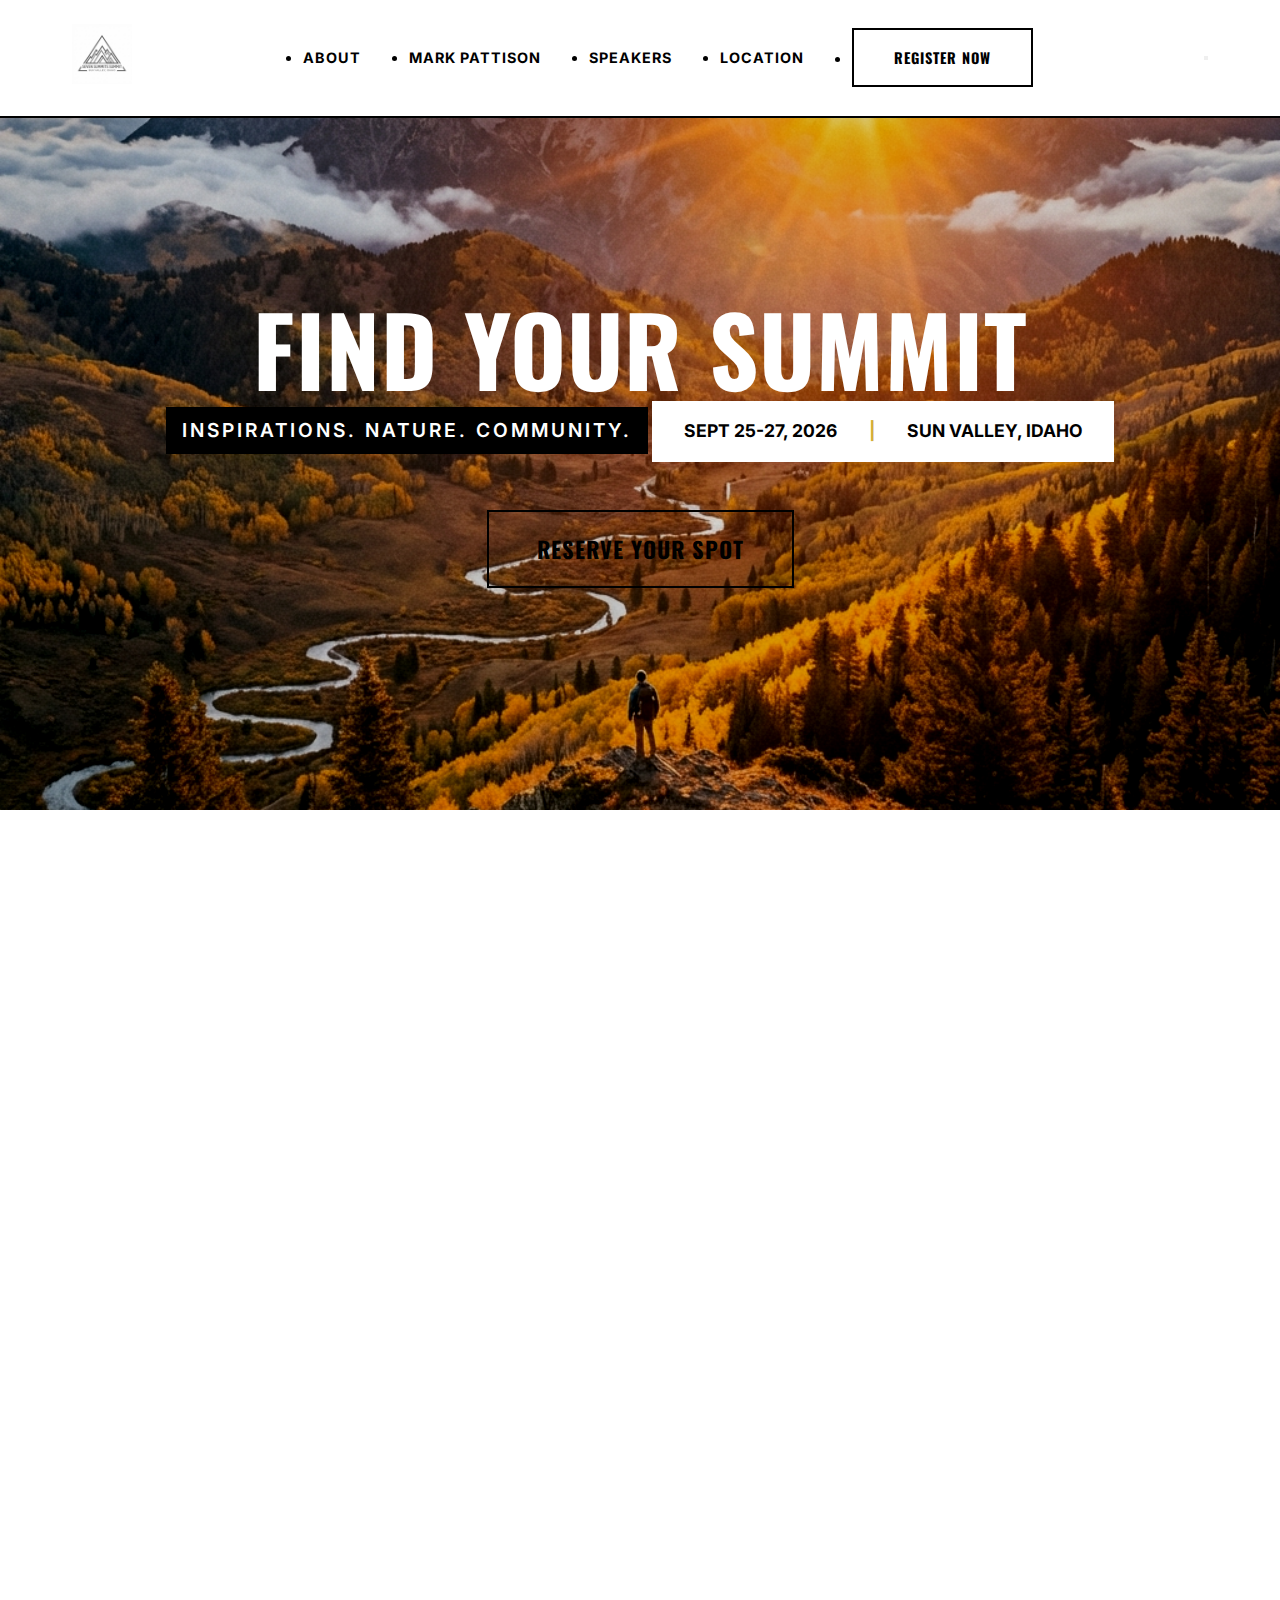
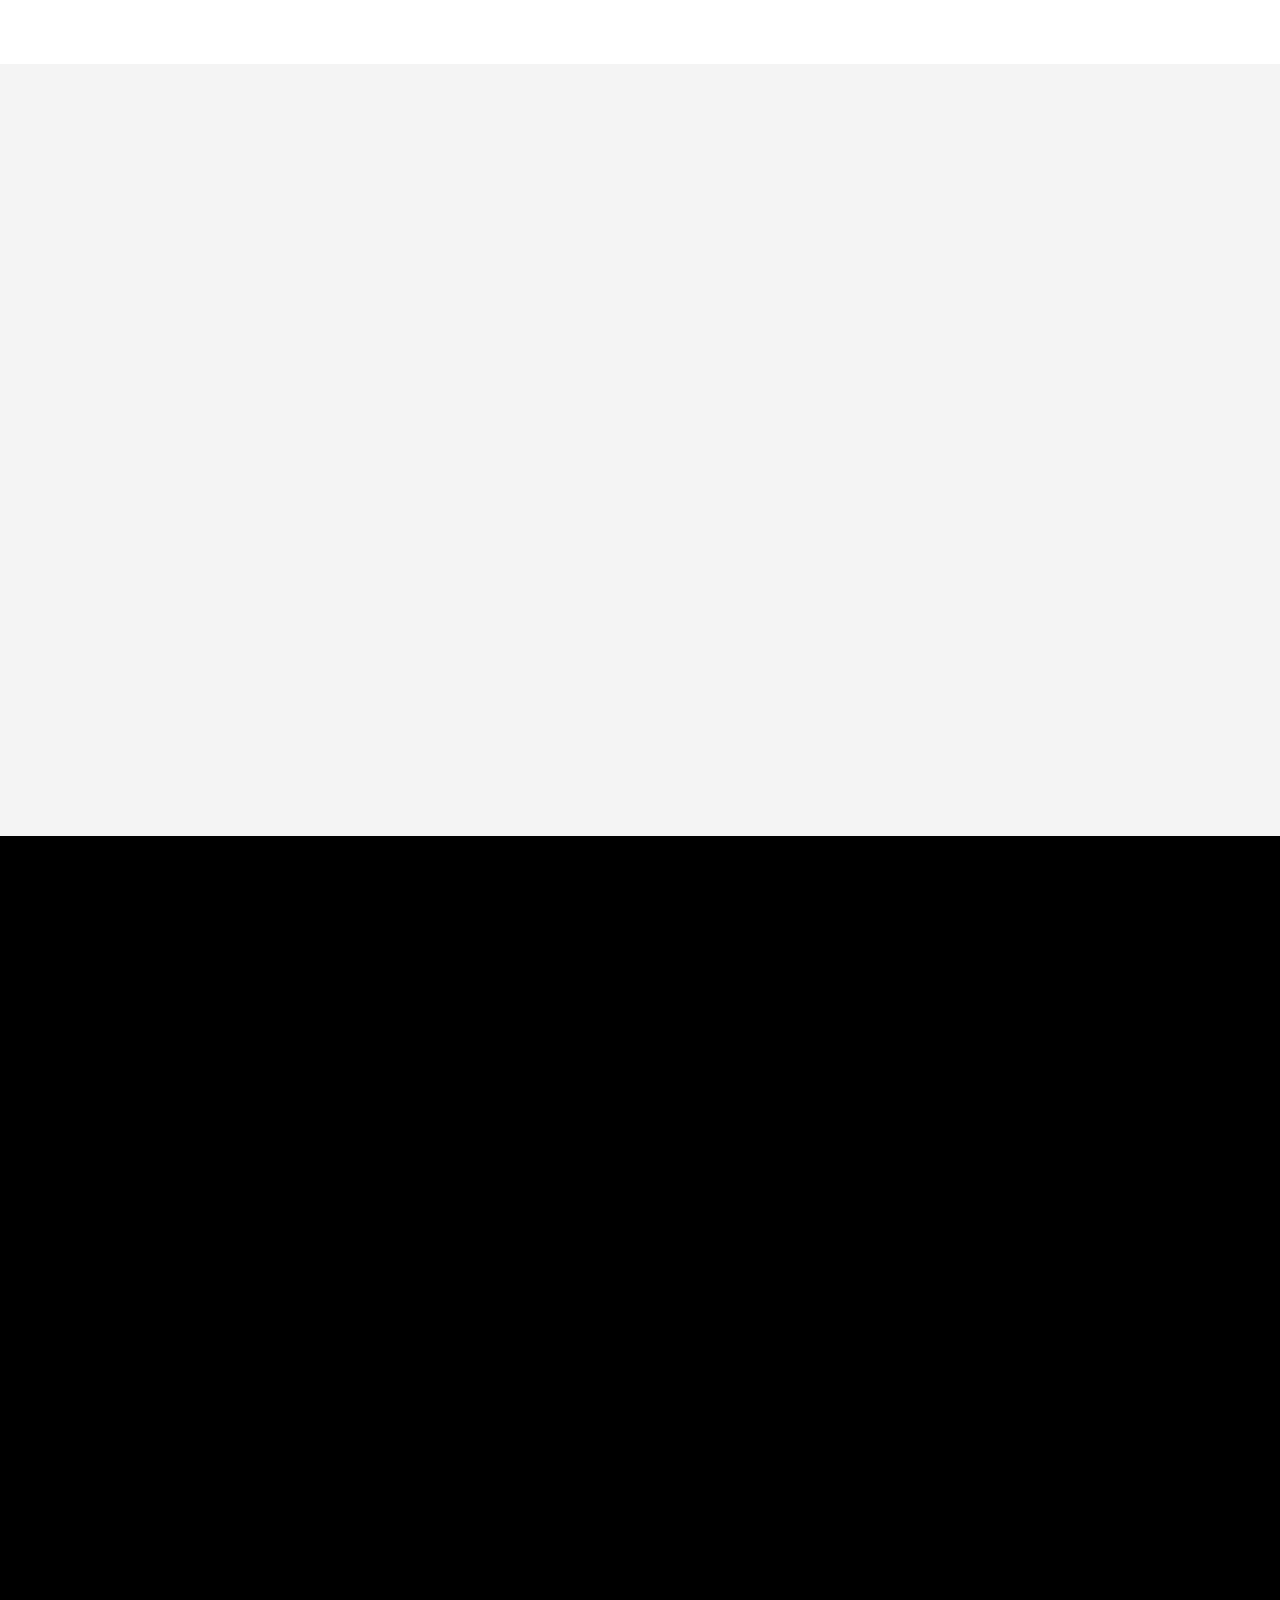
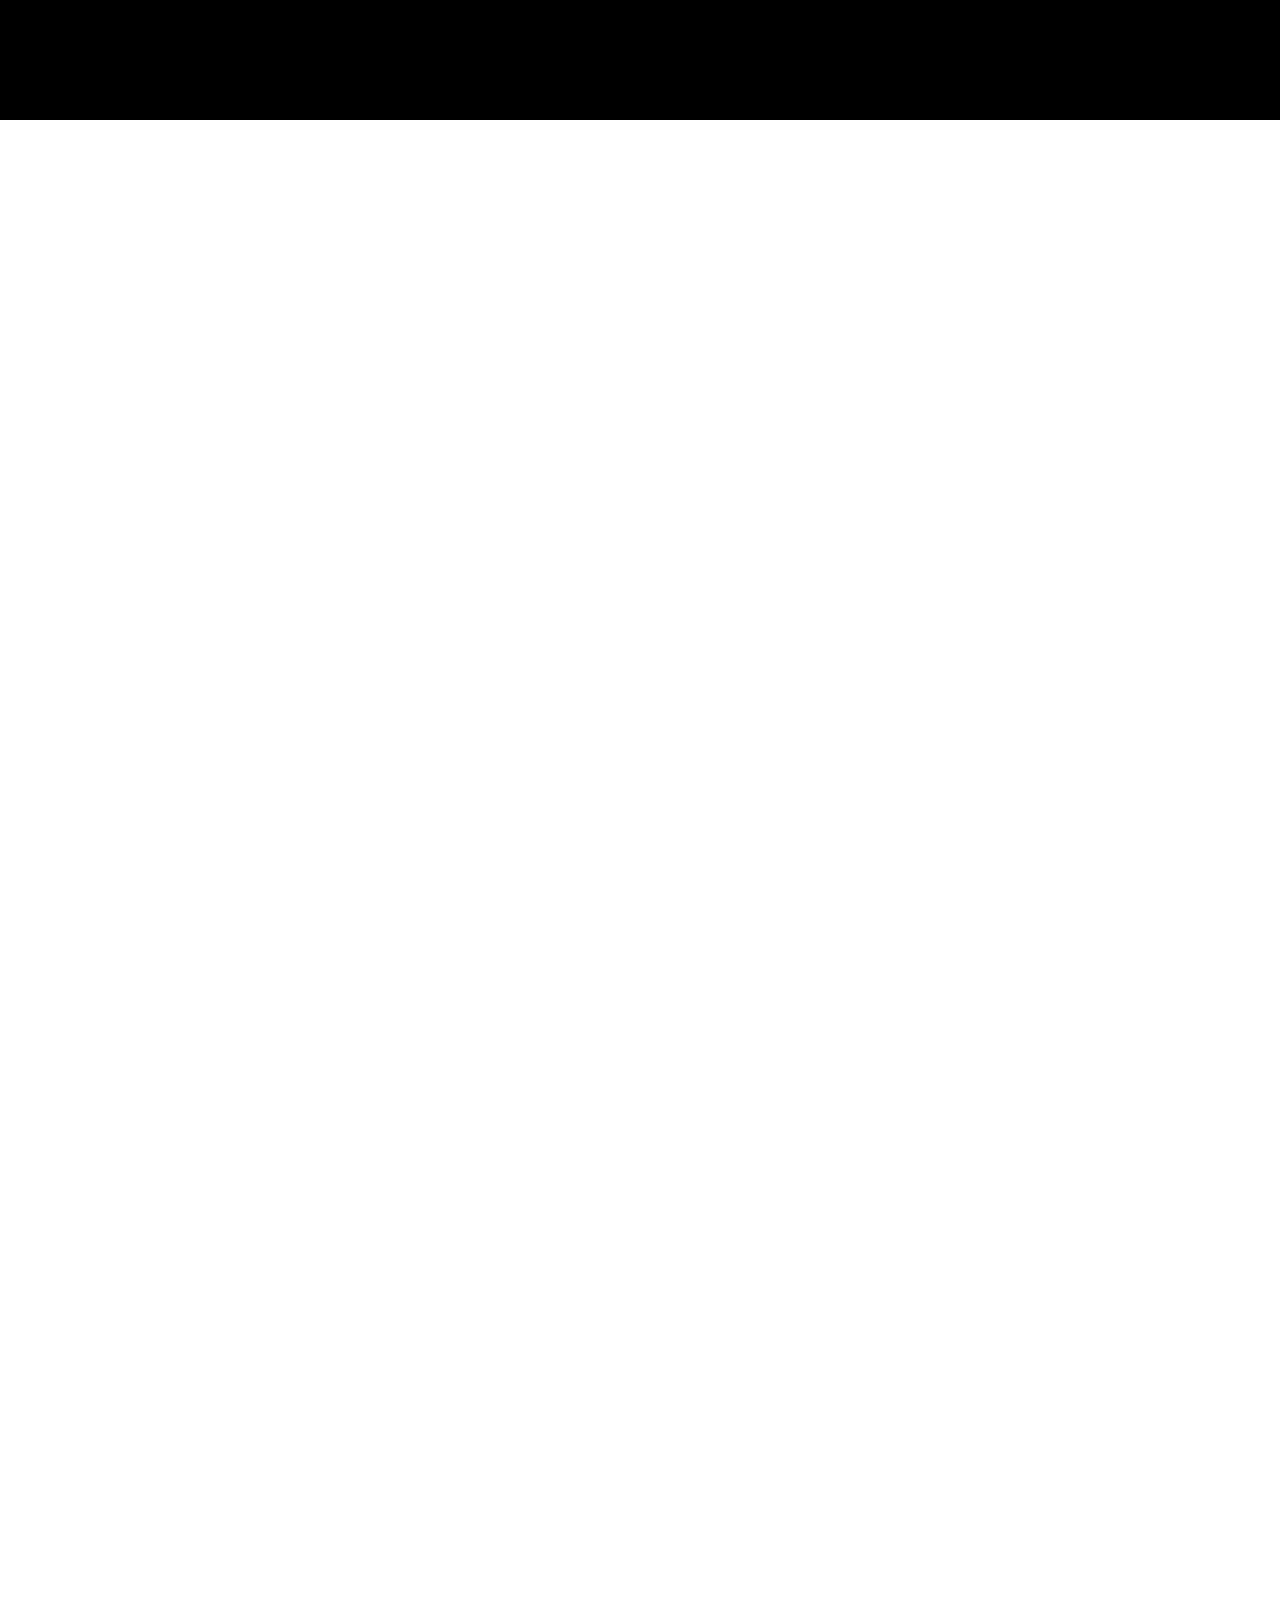
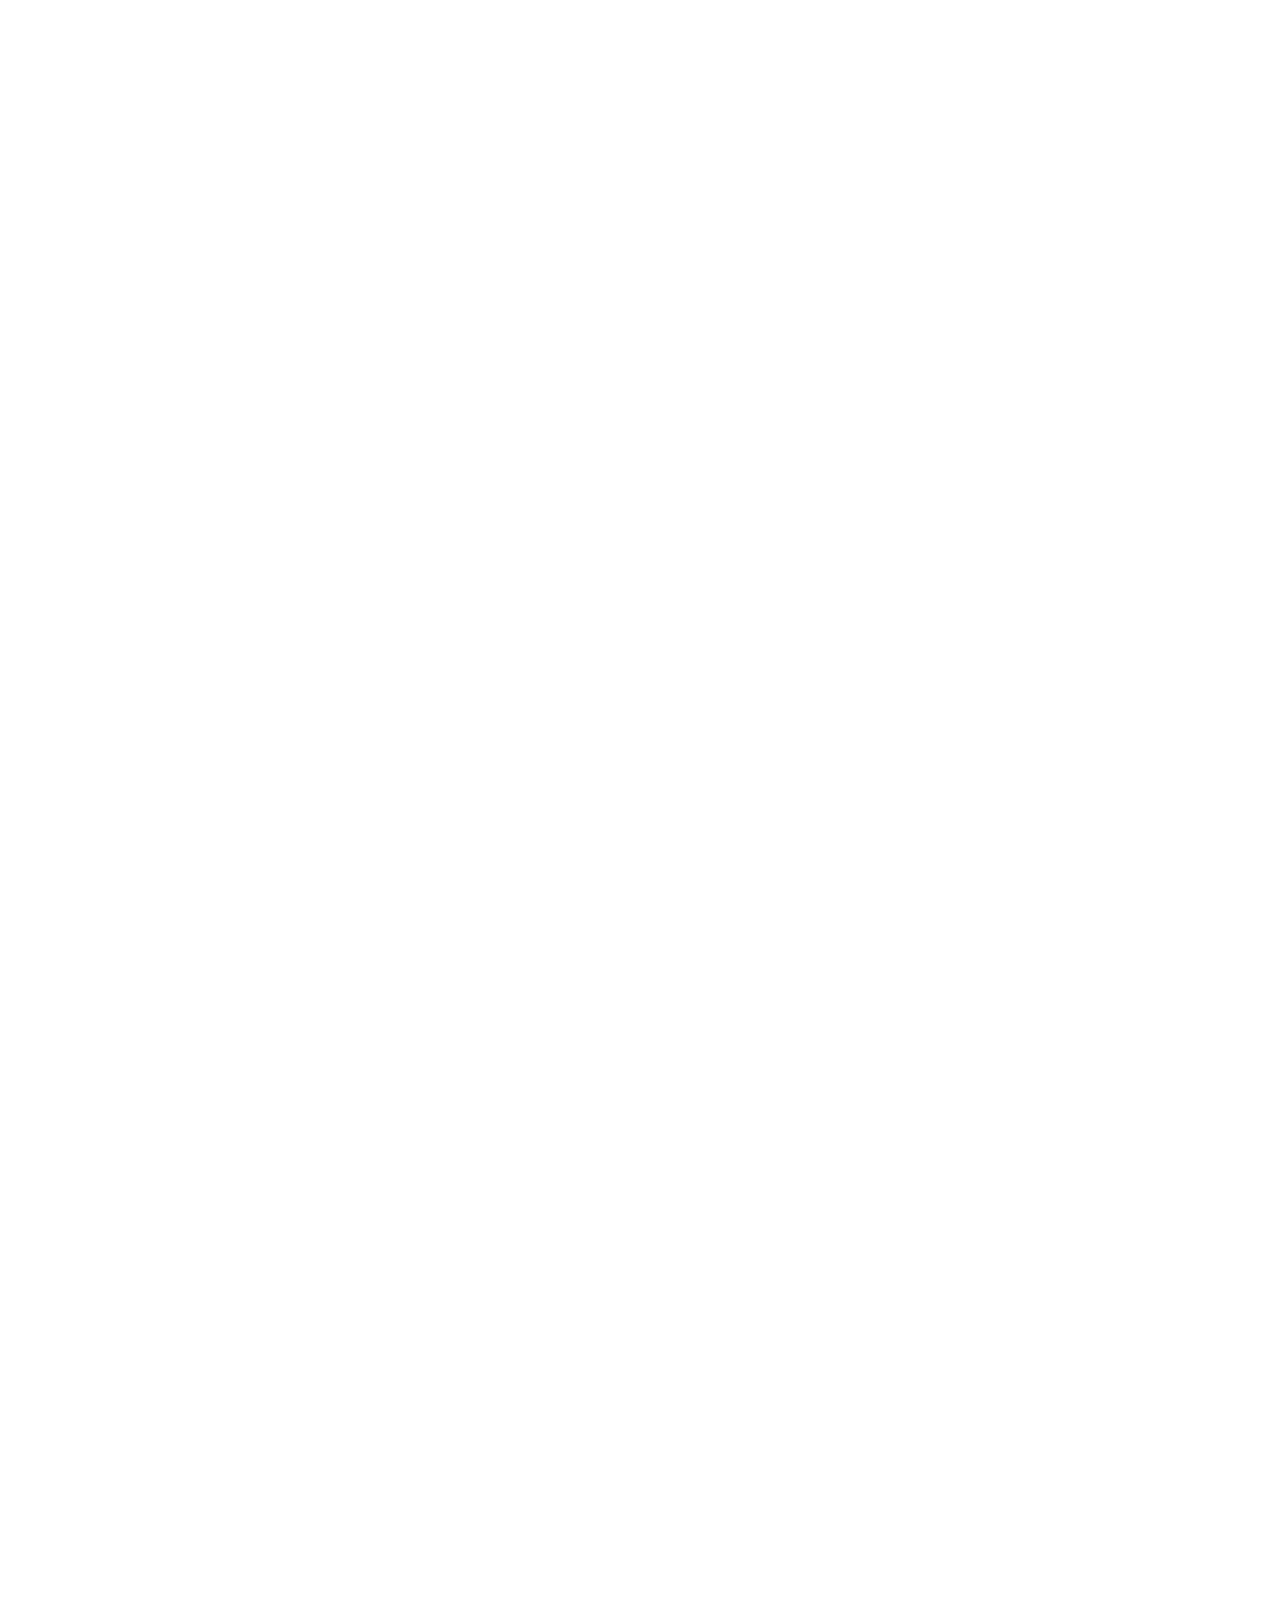
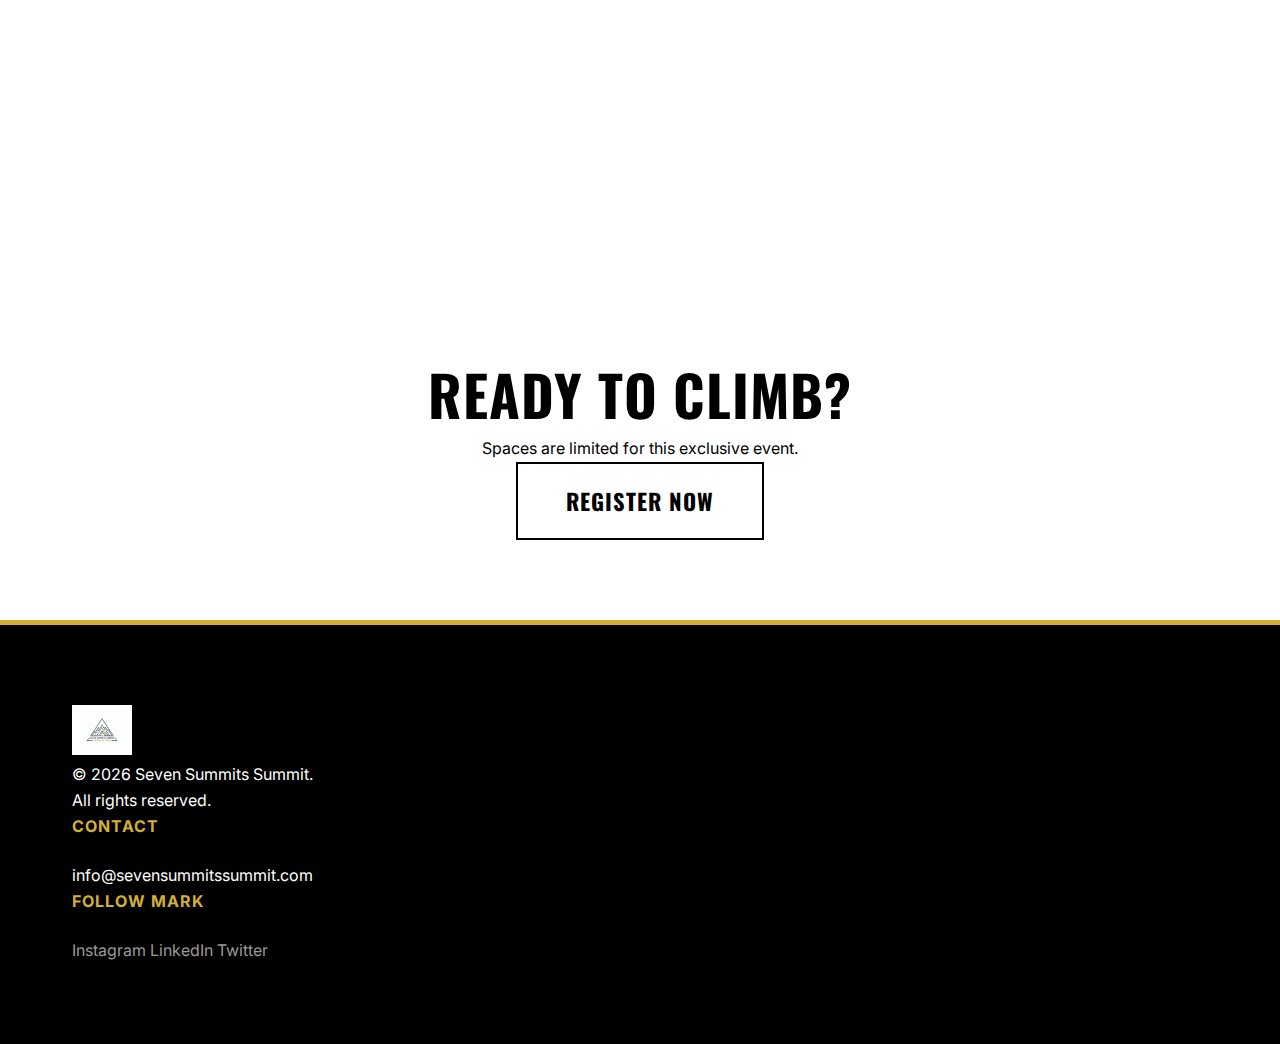
<file: index.html>
<!DOCTYPE html>
<html lang="en">

<head>
  <meta charset="UTF-8" />
  <meta name="viewport" content="width=device-width, initial-scale=1.0" />
  <title>Seven Summits Summit | Mark Pattison</title>
  <meta name="description"
    content="Join Mark Pattison for a 3-day inspirational event in Sun Valley, Idaho. Find your summit." />
  <link rel="preconnect" href="https://fonts.googleapis.com">
  <link rel="preconnect" href="https://fonts.gstatic.com" crossorigin>
  <link
    href="https://fonts.googleapis.com/css2?family=Inter:wght@400;600;700&family=Oswald:wght@500;700&family=Big+Shoulders+Stencil+Text:wght@700&display=swap"
    rel="stylesheet">
  <link rel="stylesheet" href="https://cdnjs.cloudflare.com/ajax/libs/font-awesome/6.0.0/css/all.min.css"
    integrity="sha512-9usAa10IRO0HhonpyAIVpjrylPvoDwiPUiKdWk5t3PyolY1cOd4DSE0Ga+ri4AuTroPR5aQvXU9xC6qOPnzFeg=="
    crossorigin="anonymous" referrerpolicy="no-referrer" />
  <link rel="stylesheet" href="style.css" />
  <link rel="icon" type="image/png" href="public/logo.png" />
</head>

<body>
  <header class="header">
    <div class="container header-content">
      <a href="#" class="logo">
        <img src="public/logo.png" alt="Seven Summits Summit Logo" />
      </a>
      <nav class="nav">
        <ul class="nav-list">
          <li><a href="#about">About</a></li>
          <li><a href="#mark">Mark Pattison</a></li>
          <li><a href="#speakers">Speakers</a></li>
          <li><a href="#location">Location</a></li>
          <li><a href="#register" class="btn btn-primary">Register Now</a></li>
        </ul>
      </nav>
      <button class="mobile-menu-btn" aria-label="Toggle Menu">
        <span></span>
        <span></span>
        <span></span>
      </button>
    </div>
  </header>

  <main>
    <section class="hero">
      <div class="hero-bg">
        <img src="public/hero.png" alt="Mountain Summit at Sunrise" />
      </div>
      <div class="hero-overlay"></div>
      <div class="container hero-content">
        <h1 class="fade-in-up">Find Your Summit</h1>
        <p class="hero-subtitle fade-in-up delay-1">Inspirations. Nature. Community.</p>
        <div class="event-details fade-in-up delay-2">
          <span><i class="icon-calendar"></i> Sept 25-27, 2026</span>
          <span class="separator">|</span>
          <span><i class="icon-location"></i> Sun Valley, Idaho</span>
        </div>
        <a href="#register" class="btn btn-large fade-in-up delay-3">Reserve Your Spot</a>
      </div>
    </section>

    <section id="about" class="section about-section">
      <div class="container">
        <div class="grid-2">
          <div class="about-text scroll-reveal">
            <h2 class="section-title">A 3-Day Journey to <span class="accent-text">Elevate Your Life</span></h2>
            <p class="lead"><strong>Don't Just Attend. Transform.</strong></p>
            <p>You can listen to a podcast anywhere. The <strong>Seven Summits Summit</strong> is about <em>doing</em>
              the work. Drawing from Mark Pattison's proven strategies in the NFL and on the world's highest peaks, this
              event gives you the blueprint to conquer the mountains in your own life.</p>
            <p>Mark doesn't just tell stories; he breaks down the <strong>physics of achievement</strong>. You will
              learn how to:</p>
            <ul class="feature-list">
              <li><strong>Overcome the "Death Zone":</strong> Push past the mental barriers that stop 99% of people.
              </li>
              <li><strong>Build Your Rope Team:</strong> Surround yourself with a high-performance community that
                refuses to let you fail.</li>
              <li><strong>Find Your True North:</strong> Leave with a crystal-clear action plan for your next 12 months.
              </li>
            </ul>
            <p>It's time to step off the sidelines and start your climb.</p>
          </div>
          <div class="about-image scroll-reveal delay-1">
            <div class="image-card">
              <img src="public/lodge.png" alt="Sun Valley Lodge" />
            </div>
          </div>
        </div>
      </div>
    </section>

    <section id="itinerary" class="section itinerary-section bg-off-white">
      <div class="container">
        <h2 class="section-title center-text scroll-reveal">Your Expedition <span class="accent-text">Itinerary</span>
        </h2>
        <p class="section-subtitle center-text scroll-reveal">Three days designed to challenge, inspire, and recharge.
        </p>
        <div class="itinerary-grid">
          <div class="day-card scroll-reveal">
            <span class="day-label">Day 1: Friday</span>
            <h3>Base Camp & Connection</h3>
            <ul>
              <li><strong>14:00</strong> - Check-in at Sun Valley Lodge</li>
              <li><strong>16:00</strong> - Welcome Reception & Orientation</li>
              <li><strong>18:00</strong> - Opening Keynote: "Defining Your Summit"</li>
              <li><strong>20:00</strong> - Fireside Dinner under the Stars</li>
            </ul>
          </div>
          <div class="day-card scroll-reveal delay-1">
            <span class="day-label">Day 2: Saturday</span>
            <h3>The Climb</h3>
            <ul>
              <li><strong>07:00</strong> - Sunrise Yoga or Guided Mountain Hike</li>
              <li><strong>10:00</strong> - Resilience Workshop with Mariel Hemingway</li>
              <li><strong>13:00</strong> - Outdoor Adventure Sessions (Bike/Hike/Fish)</li>
              <li><strong>19:00</strong> - Gala Dinner supporting Higher Ground</li>
            </ul>
          </div>
          <div class="day-card scroll-reveal delay-2">
            <span class="day-label">Day 3: Sunday</span>
            <h3>The Summit View</h3>
            <ul>
              <li><strong>08:00</strong> - Farewell Breakfast & Goal Setting</li>
              <li><strong>10:00</strong> - Closing Keynote: Mark Pattison</li>
              <li><strong>12:00</strong> - Discussion Panel: "Taking the Mountain Home"</li>
              <li><strong>14:00</strong> - Official Departure</li>
            </ul>
          </div>
        </div>
      </div>
    </section>

    <section id="mark" class="section mark-section dark-bg">
      <div class="container">
        <div class="grid-2 reverse-mobile">
          <div class="mark-image scroll-reveal">
            <img src="public/speaker.png" alt="Mark Pattison Speaking" />
          </div>
          <div class="mark-text scroll-reveal delay-1">
            <h2 class="section-title">Meet Your Host: <br>Mark Pattison</h2>
            <p class="lead"><strong>NFL Grit. Extreme Endurance. Summit Mindset.</strong></p>
            <p>Mark Pattison has spent his life defying limits. As an <strong>NFL wide receiver</strong>, he battled in
              the trenches of professional sports, learning that success is 90% mental and 10% physical. But when the
              cheering stopped, Mark sought a new arena.</p>
            <p>He turned his sights to the world's most <strong>extreme environments</strong>, setting a goal that would
              test him far beyond the gridiron: the Seven Summits. From the freezing death zone of Everest to the snows
              of Antarctica, Mark became the <strong>first NFL player to scale the highest peak on every
                continent</strong>.</p>
            <p><strong>Why He Leads:</strong> Mark knows what it means to face the impossible. He created this summit to
              share the "Summit Mindset"—the resilience, discipline, and clarity he found on the edge of the world—to
              help you conquer your own mountains.</p>
          </div>
        </div>
      </div>
    </section>

    <section id="speakers" class="section speakers-section">
      <div class="container">
        <h2 class="section-title center-text scroll-reveal">World-Class Speakers</h2>
        <p class="section-subtitle center-text scroll-reveal">Visionaries, Survivors, and Leaders.</p>

        <div class="speakers-grid">
          <!-- Mark -->
          <div class="speaker-card scroll-reveal">
            <div class="speaker-img">
              <img src="public/speaker.png" alt="Mark Pattison" />
            </div>
            <h3>Mark Pattison</h3>
            <p class="speaker-title">Host & Mountaineer</p>
            <p class="speaker-bio">NFL Veteran & Seven Summits Climber teaching the "Summit Mindset".</p>
          </div>
          <!-- Mariel Hemingway -->
          <div class="speaker-card scroll-reveal delay-1">
            <div class="speaker-img">
              <img src="public/speaker_mariel.png" alt="Mariel Hemingway" />
            </div>
            <h3>Mariel Hemingway</h3>
            <p class="speaker-title">Wellness Advocate & Actress</p>
            <p class="speaker-bio">Academy Award nominee sharing insights on mental health, nature, and holistic
              wellness.</p>
          </div>
          <!-- TBC -->
          <div class="speaker-card scroll-reveal delay-2">
            <div class="speaker-img placeholder-img"></div>
            <h3>Special Guest</h3>
            <p class="speaker-title">To Be Announced</p>
            <p class="speaker-bio">A surprise guest who embodies the spirit of adventure and resilience.</p>
          </div>
        </div>
      </div>
    </section>

    <section id="charity" class="section charity-section">
      <div class="container center-text">
        <h2 class="section-title scroll-reveal">Supporting Higher Ground</h2>
        <p class="charity-desc scroll-reveal">A portion of all proceeds goes to <strong>Higher Ground USA</strong>,
          empowering veterans and people with disabilities through recreational therapy.</p>
        <a href="https://www.highergroundusa.org" target="_blank" class="btn btn-outline scroll-reveal">Learn About
          Their Mission</a>
      </div>
    </section>

    <section id="location" class="section location-section">
      <div class="container">
        <div class="location-content center-text scroll-reveal">
          <h2 class="section-title">The Venue: <span class="accent-text">Sun Valley Lodge</span></h2>
          <div class="venue-intro">
            <p class="lead"><strong>Where History Meets High Adventure</strong></p>
            <p>Since 1936, the <strong>Sun Valley Lodge</strong> has been a sanctuary for icons, visionaries, and
              seekers of the extraordinary. From Ernest Hemingway to Marilyn Monroe, legends have found their clarity
              here among the sawtooths. Now, it's your turn.</p>
          </div>

          <div class="venue-grid">
            <div class="venue-feature">
              <i class="fas fa-mountain"></i>
              <h3>A Legendary Retreat</h3>
              <p>Experience the timeless elegance of the totally renovated lodge. With spacious, light-filled rooms and
                warm, inviting fireplaces, it is the perfect place to decompress after a day of mountain exploration.
              </p>
            </div>
            <div class="venue-feature">
              <i class="fas fa-spa"></i>
              <h3>World-Class Wellness</h3>
              <p>Recharge at the 20,000 sq. ft. destination spa, soak in the glass-enclosed outdoor pool with views of
                Bald Mountain, or find your center in the dedicated yoga studio.</p>
            </div>
            <div class="venue-feature">
              <i class="fas fa-snowflake"></i>
              <h3>Nature at Your Doorstep</h3>
              <p>Home of the world's first chairlift and America's first destination ski resort, Sun Valley offers
                year-round adventure, from hiking and fly-fishing to ice skating on the iconic outdoor rink.</p>
            </div>
          </div>

          <!-- Gallery -->
          <div class="venue-gallery scroll-reveal delay-1">
            <div class="gallery-item">
              <img src="public/lodge_interior.jpg" alt="Lodge Interior - Fireplace Dining" />
              <div class="overlay"><span>Fireside Dining</span></div>
            </div>
            <div class="gallery-item">
              <img src="public/lodge_terrace.jpg" alt="Sun Valley Terrace" />
              <div class="overlay"><span>Outdoor Terrace</span></div>
            </div>
            <div class="gallery-item">
              <img src="public/lodge.png" alt="Spa and Pool" />
              <div class="overlay"><span>Alpine Spa</span></div>
            </div>
          </div>

          <div class="venue-image">
            <img src="public/lodge.png" alt="Sun Valley Lodge" />
          </div>
          <p class="address">1 Sun Valley Rd, Sun Valley, ID 83353</p>
        </div>
      </div>
    </section>

    <section id="register" class="section cta-section">
      <div class="container center-text">
        <h2 class="section-title">Ready to Climb?</h2>
        <p>Spaces are limited for this exclusive event.</p>
        <a href="#" class="btn btn-primary btn-large">Register Now</a>
      </div>
    </section>
  </main>

  <footer class="footer">
    <div class="container footer-content">
      <div class="footer-col">
        <img src="public/logo.png" alt="Logo" class="footer-logo" />
        <p>&copy; 2026 Seven Summits Summit.<br>All rights reserved.</p>
      </div>
      <div class="footer-col">
        <h4>Contact</h4>
        <p>info@sevensummitssummit.com</p>
      </div>
      <div class="footer-col">
        <h4>Follow Mark</h4>
        <div class="social-links">
          <a href="#">Instagram</a>
          <a href="#">LinkedIn</a>
          <a href="#">Twitter</a>
        </div>
      </div>
    </div>
  </footer>

  <script src="main.js"></script>
</body>

</html>
</file>
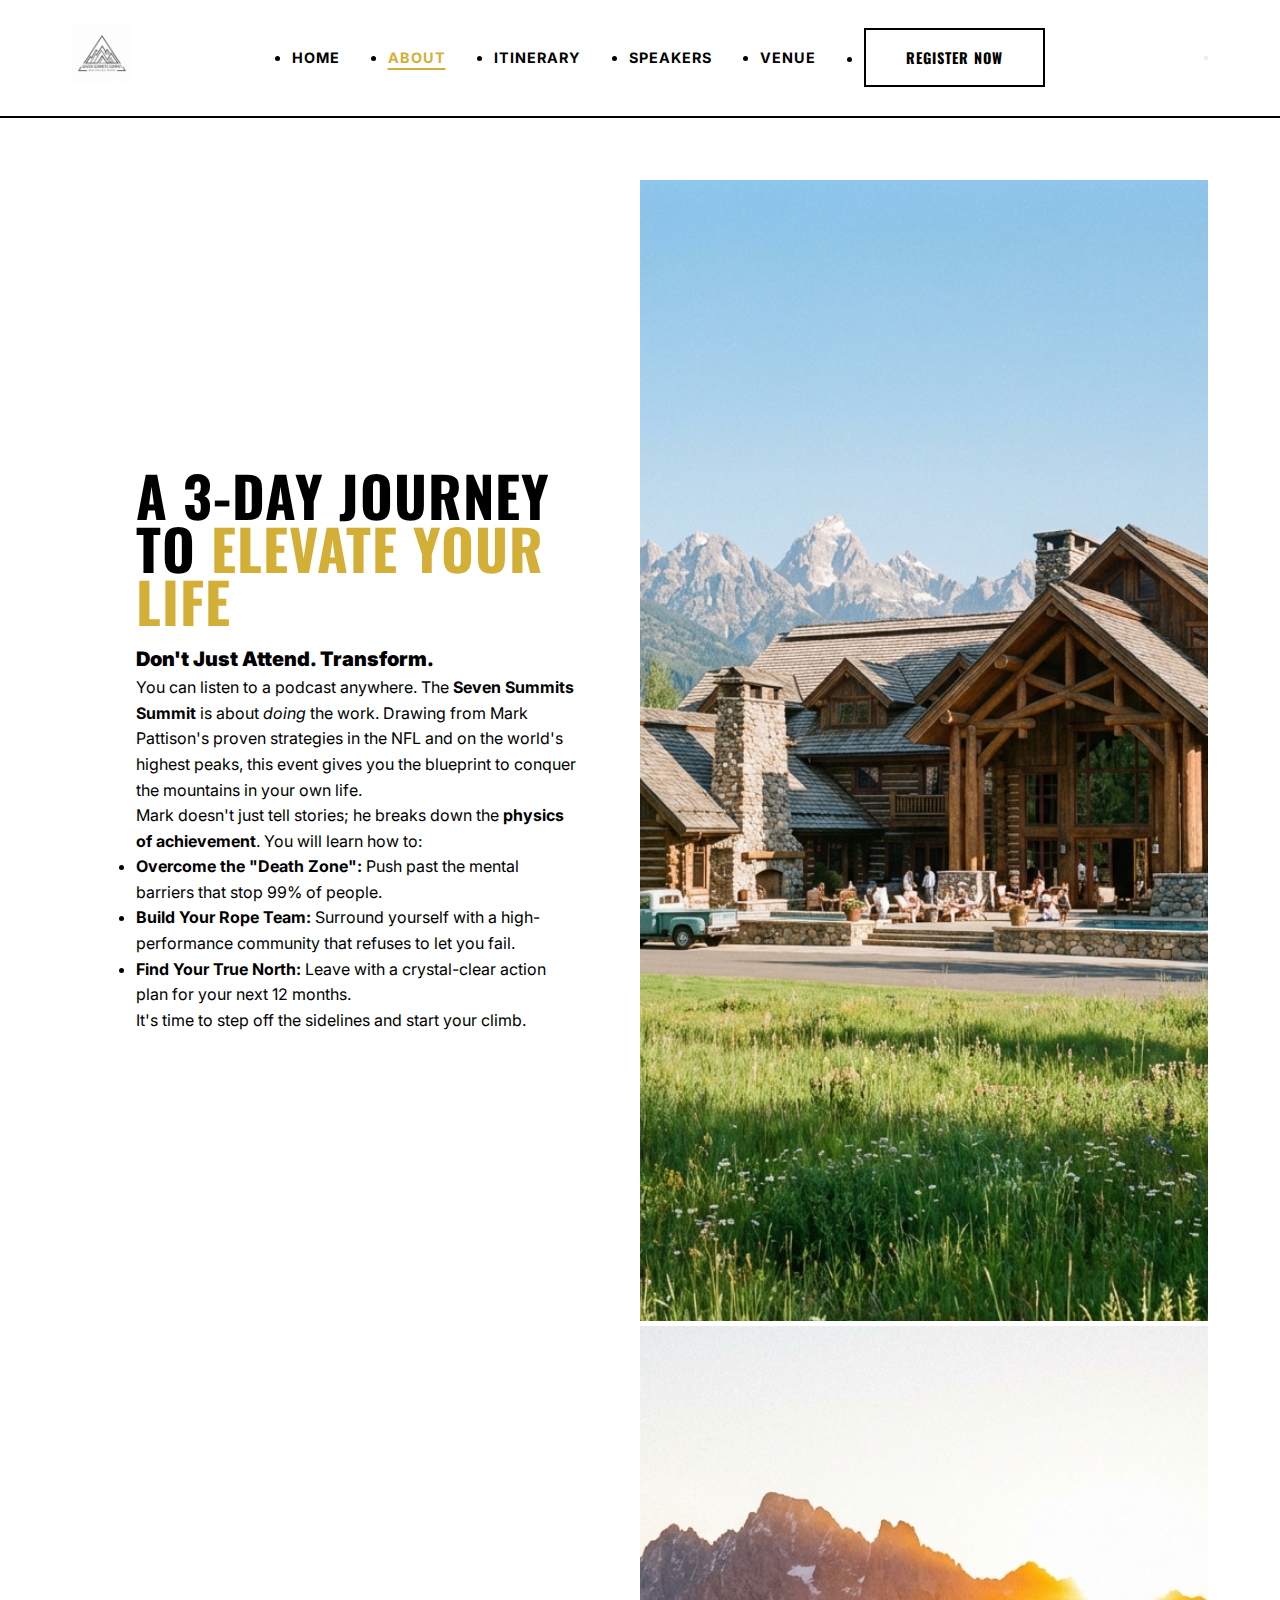
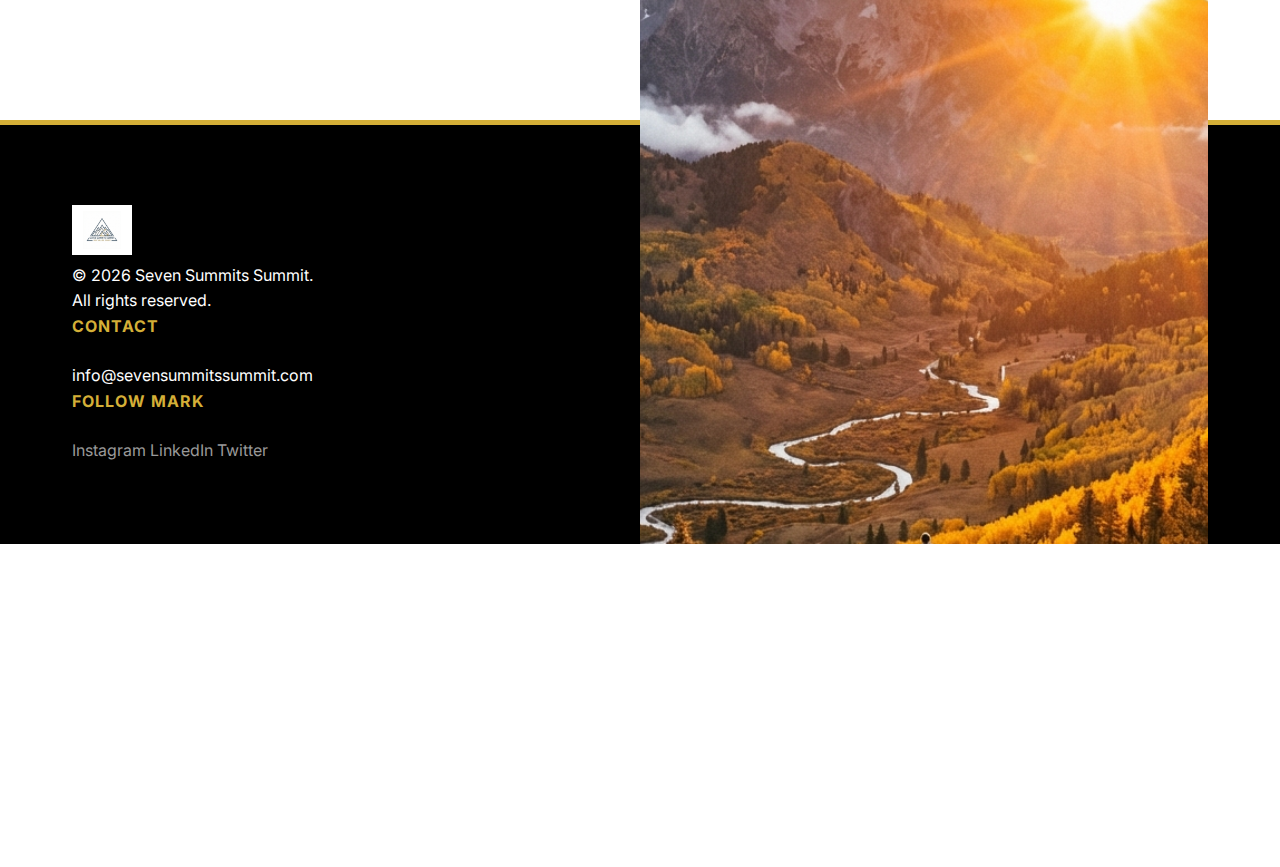
<file: about.html>
<!DOCTYPE html>
<html lang="en">

<head>
    <meta charset="UTF-8" />
    <meta name="viewport" content="width=device-width, initial-scale=1.0" />
    <title>About | Seven Summits Summit</title>
    <meta name="description"
        content="Discover the transformative power of the Seven Summits Summit. Learn why you should join us in Sun Valley." />
    <link rel="preconnect" href="https://fonts.googleapis.com">
    <link rel="preconnect" href="https://fonts.gstatic.com" crossorigin>
    <link
        href="https://fonts.googleapis.com/css2?family=Inter:wght@400;600;700&family=Oswald:wght@500;700&family=Big+Shoulders+Stencil+Text:wght@700&display=swap"
        rel="stylesheet">
    <link rel="stylesheet" href="https://cdnjs.cloudflare.com/ajax/libs/font-awesome/6.0.0/css/all.min.css"
        integrity="sha512-9usAa10IRO0HhonpyAIVpjrylPvoDwiPUiKdWk5t3PyolY1cOd4DSE0Ga+ri4AuTroPR5aQvXU9xC6qOPnzFeg=="
        crossorigin="anonymous" referrerpolicy="no-referrer" />
    <link rel="stylesheet" href="style.css" />
    <link rel="icon" type="image/png" href="public/logo.png" />
</head>

<body>
    <header class="header">
        <div class="container header-content">
            <a href="index.html" class="logo">
                <img src="public/logo.png" alt="Seven Summits Summit Logo" />
            </a>
            <nav class="nav">
                <ul class="nav-list">
                    <li><a href="index.html">Home</a></li>
                    <li><a href="about.html" class="active">About</a></li>
                    <li><a href="itinerary.html">Itinerary</a></li>
                    <li><a href="speakers.html">Speakers</a></li>
                    <li><a href="venue.html">Venue</a></li>
                    <li><a href="register.html" class="btn btn-primary">Register Now</a></li>
                </ul>
            </nav>
            <button class="mobile-menu-btn" aria-label="Toggle Menu">
                <span></span>
                <span></span>
                <span></span>
            </button>
        </div>
    </header>

    <main style="padding-top: 100px;">
        <section id="about" class="section about-section">
            <div class="container">
                <div class="grid-2">
                    <div class="about-text scroll-reveal">
                        <h2 class="section-title">A 3-Day Journey to <span class="accent-text">Elevate Your Life</span>
                        </h2>
                        <p class="lead"><strong>Don't Just Attend. Transform.</strong></p>
                        <p>You can listen to a podcast anywhere. The <strong>Seven Summits Summit</strong> is about
                            <em>doing</em>
                            the work. Drawing from Mark Pattison's proven strategies in the NFL and on the world's
                            highest peaks, this
                            event gives you the blueprint to conquer the mountains in your own life.
                        </p>
                        <p>Mark doesn't just tell stories; he breaks down the <strong>physics of achievement</strong>.
                            You will
                            learn how to:</p>
                        <ul class="feature-list">
                            <li><strong>Overcome the "Death Zone":</strong> Push past the mental barriers that stop 99%
                                of people.
                            </li>
                            <li><strong>Build Your Rope Team:</strong> Surround yourself with a high-performance
                                community that
                                refuses to let you fail.</li>
                            <li><strong>Find Your True North:</strong> Leave with a crystal-clear action plan for your
                                next 12 months.
                            </li>
                        </ul>
                        <p>It's time to step off the sidelines and start your climb.</p>
                    </div>
                    <div class="about-image scroll-reveal delay-1">
                        <div class="image-card" style="margin-bottom: 5px;">
                            <img src="public/lodge.png" alt="Sun Valley Lodge" />
                        </div>
                        <!-- Added second image as requested to break up vertical space -->
                        <div class="image-card">
                            <img src="public/hero.png" alt="Mountain Landscape" />
                        </div>
                    </div>
                </div>
            </div>
        </section>

        <section id="charity" class="section charity-section">
            <div class="container center-text">
                <h2 class="section-title scroll-reveal">Supporting Higher Ground</h2>
                <p class="charity-desc scroll-reveal">A portion of all proceeds goes to <strong>Higher Ground
                        USA</strong>,
                    empowering veterans and people with disabilities through recreational therapy.</p>
                <a href="https://www.highergroundusa.org" target="_blank" class="btn btn-outline scroll-reveal">Learn
                    About
                    Their Mission</a>
            </div>
        </section>
    </main>

    <footer class="footer">
        <div class="container footer-content">
            <div class="footer-col">
                <img src="public/logo.png" alt="Logo" class="footer-logo" />
                <p>&copy; 2026 Seven Summits Summit.<br>All rights reserved.</p>
            </div>
            <div class="footer-col">
                <h4>Contact</h4>
                <p>info@sevensummitssummit.com</p>
            </div>
            <div class="footer-col">
                <h4>Follow Mark</h4>
                <div class="social-links">
                    <a href="#">Instagram</a>
                    <a href="#">LinkedIn</a>
                    <a href="#">Twitter</a>
                </div>
            </div>
        </div>
    </footer>

    <script src="main.js"></script>
</body>

</html>
</file>
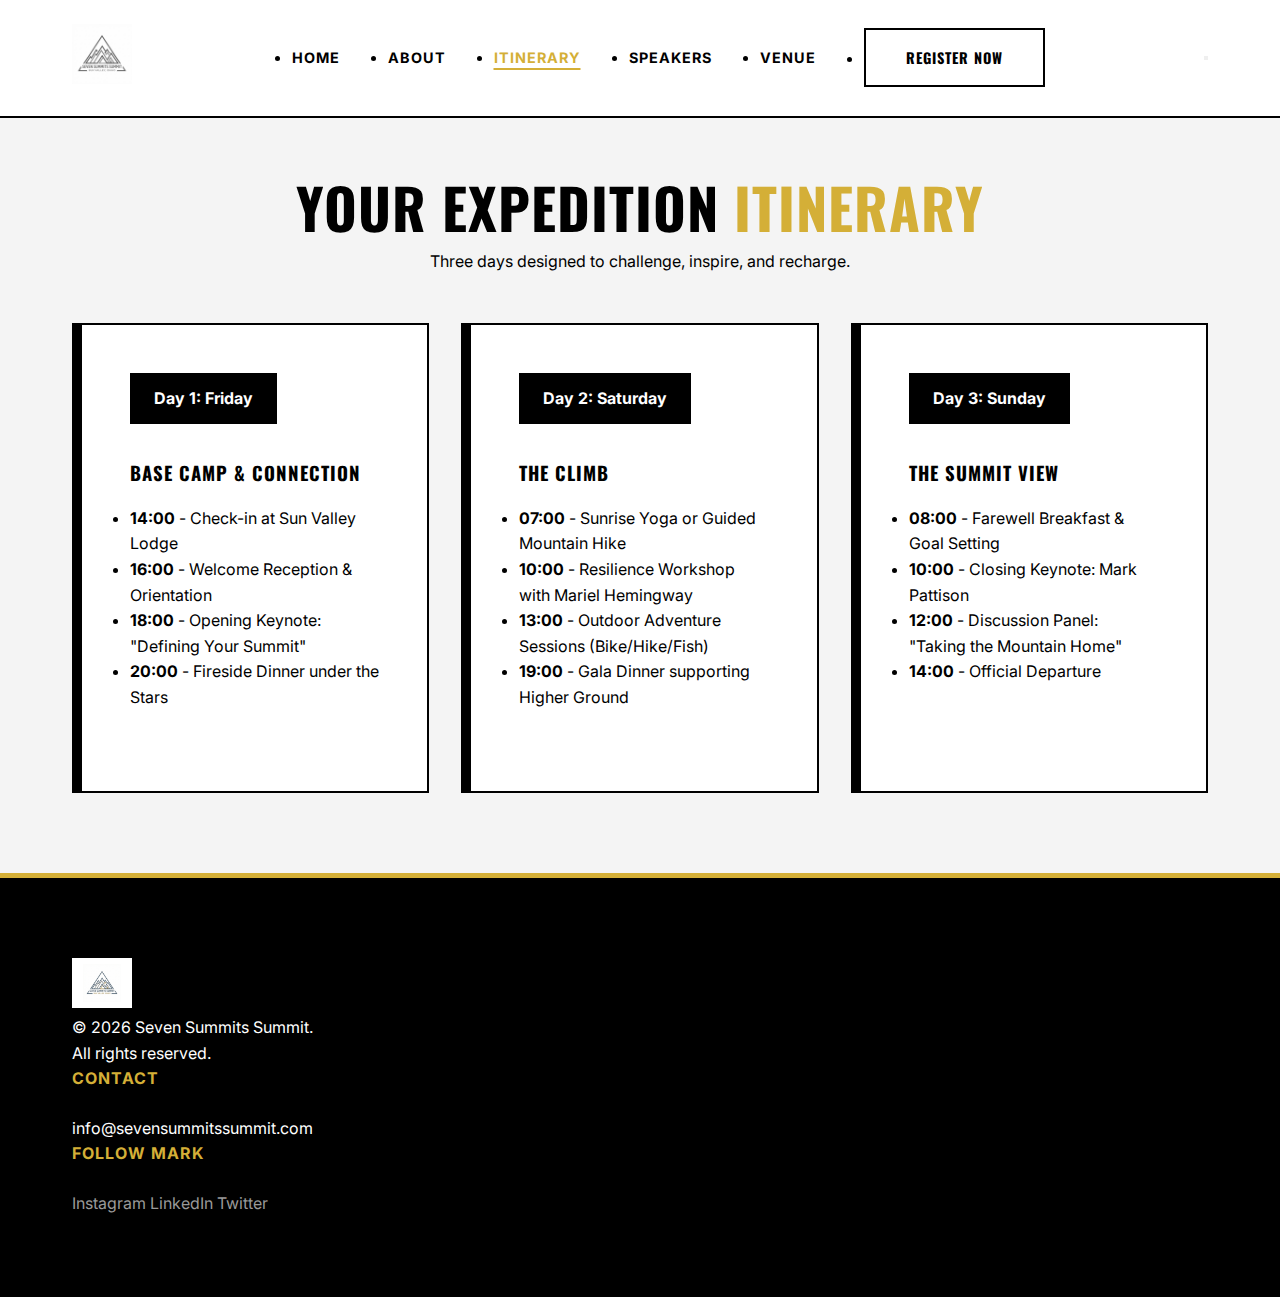
<file: itinerary.html>
<!DOCTYPE html>
<html lang="en">

<head>
    <meta charset="UTF-8" />
    <meta name="viewport" content="width=device-width, initial-scale=1.0" />
    <title>Itinerary | Seven Summits Summit</title>
    <meta name="description" content="View the detailed 3-day itinerary for the Seven Summits Summit in Sun Valley." />
    <link rel="preconnect" href="https://fonts.googleapis.com">
    <link rel="preconnect" href="https://fonts.gstatic.com" crossorigin>
    <link
        href="https://fonts.googleapis.com/css2?family=Inter:wght@400;600;700&family=Oswald:wght@500;700&family=Big+Shoulders+Stencil+Text:wght@700&display=swap"
        rel="stylesheet">
    <link rel="stylesheet" href="https://cdnjs.cloudflare.com/ajax/libs/font-awesome/6.0.0/css/all.min.css"
        integrity="sha512-9usAa10IRO0HhonpyAIVpjrylPvoDwiPUiKdWk5t3PyolY1cOd4DSE0Ga+ri4AuTroPR5aQvXU9xC6qOPnzFeg=="
        crossorigin="anonymous" referrerpolicy="no-referrer" />
    <link rel="stylesheet" href="style.css" />
    <link rel="icon" type="image/png" href="public/logo.png" />
</head>

<body>
    <header class="header">
        <div class="container header-content">
            <a href="index.html" class="logo">
                <img src="public/logo.png" alt="Seven Summits Summit Logo" />
            </a>
            <nav class="nav">
                <ul class="nav-list">
                    <li><a href="index.html">Home</a></li>
                    <li><a href="about.html">About</a></li>
                    <li><a href="itinerary.html" class="active">Itinerary</a></li>
                    <li><a href="speakers.html">Speakers</a></li>
                    <li><a href="venue.html">Venue</a></li>
                    <li><a href="register.html" class="btn btn-primary">Register Now</a></li>
                </ul>
            </nav>
            <button class="mobile-menu-btn" aria-label="Toggle Menu">
                <span></span>
                <span></span>
                <span></span>
            </button>
        </div>
    </header>

    <main style="padding-top: 100px;">
        <section id="itinerary" class="section itinerary-section bg-off-white">
            <div class="container">
                <h2 class="section-title center-text scroll-reveal">Your Expedition <span
                        class="accent-text">Itinerary</span>
                </h2>
                <p class="section-subtitle center-text scroll-reveal">Three days designed to challenge, inspire, and
                    recharge.
                </p>
                <div class="itinerary-grid">
                    <div class="day-card scroll-reveal">
                        <span class="day-label">Day 1: Friday</span>
                        <h3>Base Camp & Connection</h3>
                        <ul>
                            <li><strong>14:00</strong> - Check-in at Sun Valley Lodge</li>
                            <li><strong>16:00</strong> - Welcome Reception & Orientation</li>
                            <li><strong>18:00</strong> - Opening Keynote: "Defining Your Summit"</li>
                            <li><strong>20:00</strong> - Fireside Dinner under the Stars</li>
                        </ul>
                    </div>
                    <div class="day-card scroll-reveal delay-1">
                        <span class="day-label">Day 2: Saturday</span>
                        <h3>The Climb</h3>
                        <ul>
                            <li><strong>07:00</strong> - Sunrise Yoga or Guided Mountain Hike</li>
                            <li><strong>10:00</strong> - Resilience Workshop with Mariel Hemingway</li>
                            <li><strong>13:00</strong> - Outdoor Adventure Sessions (Bike/Hike/Fish)</li>
                            <li><strong>19:00</strong> - Gala Dinner supporting Higher Ground</li>
                        </ul>
                    </div>
                    <div class="day-card scroll-reveal delay-2">
                        <span class="day-label">Day 3: Sunday</span>
                        <h3>The Summit View</h3>
                        <ul>
                            <li><strong>08:00</strong> - Farewell Breakfast & Goal Setting</li>
                            <li><strong>10:00</strong> - Closing Keynote: Mark Pattison</li>
                            <li><strong>12:00</strong> - Discussion Panel: "Taking the Mountain Home"</li>
                            <li><strong>14:00</strong> - Official Departure</li>
                        </ul>
                    </div>
                </div>
            </div>
        </section>
    </main>

    <footer class="footer">
        <div class="container footer-content">
            <div class="footer-col">
                <img src="public/logo.png" alt="Logo" class="footer-logo" />
                <p>&copy; 2026 Seven Summits Summit.<br>All rights reserved.</p>
            </div>
            <div class="footer-col">
                <h4>Contact</h4>
                <p>info@sevensummitssummit.com</p>
            </div>
            <div class="footer-col">
                <h4>Follow Mark</h4>
                <div class="social-links">
                    <a href="#">Instagram</a>
                    <a href="#">LinkedIn</a>
                    <a href="#">Twitter</a>
                </div>
            </div>
        </div>
    </footer>

    <script src="main.js"></script>
</body>

</html>
</file>
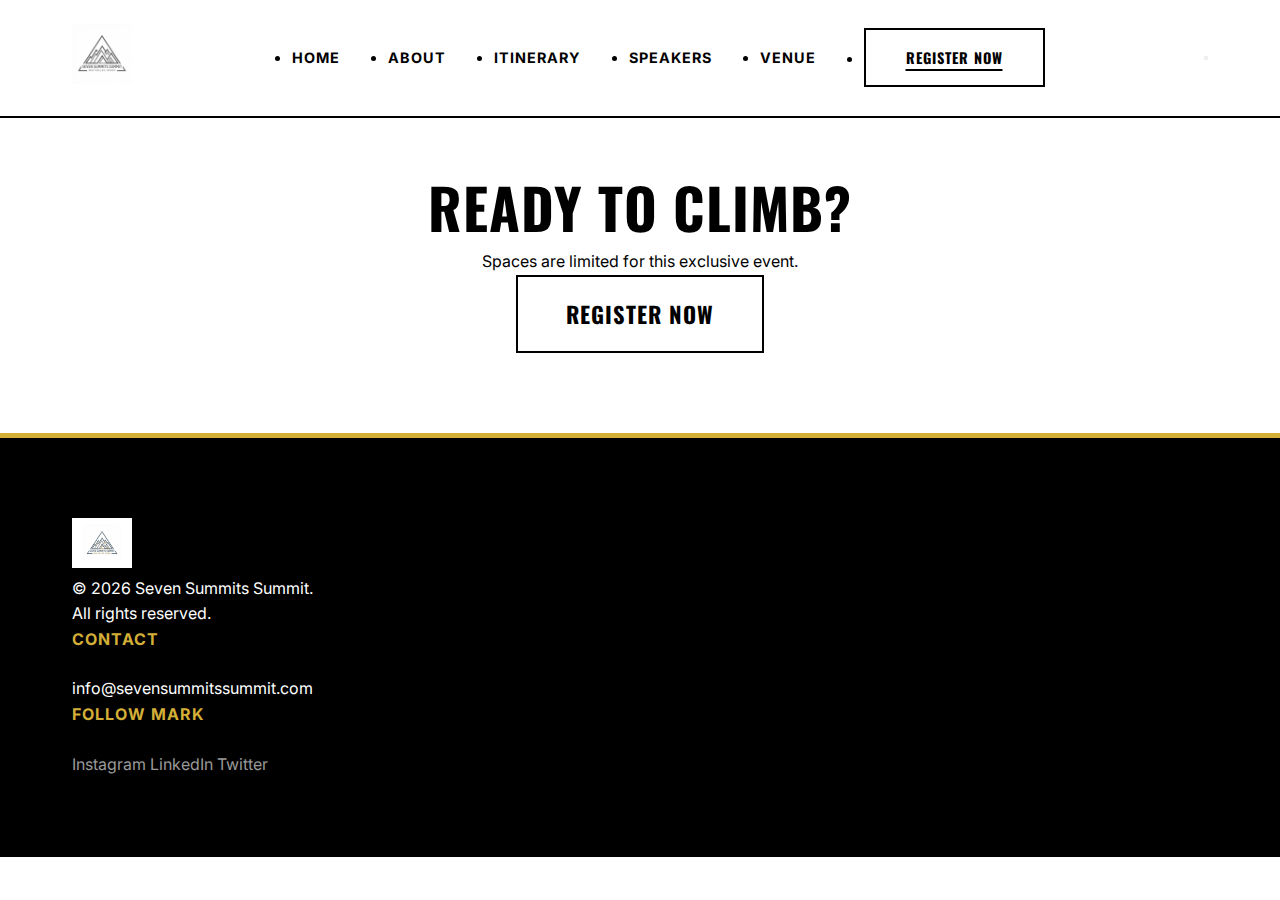
<file: register.html>
<!DOCTYPE html>
<html lang="en">

<head>
    <meta charset="UTF-8" />
    <meta name="viewport" content="width=device-width, initial-scale=1.0" />
    <title>Register | Seven Summits Summit</title>
    <meta name="description" content="Secure your spot for the inspirational Seven Summits Summit event." />
    <link rel="preconnect" href="https://fonts.googleapis.com">
    <link rel="preconnect" href="https://fonts.gstatic.com" crossorigin>
    <link
        href="https://fonts.googleapis.com/css2?family=Inter:wght@400;600;700&family=Oswald:wght@500;700&family=Big+Shoulders+Stencil+Text:wght@700&display=swap"
        rel="stylesheet">
    <link rel="stylesheet" href="https://cdnjs.cloudflare.com/ajax/libs/font-awesome/6.0.0/css/all.min.css"
        integrity="sha512-9usAa10IRO0HhonpyAIVpjrylPvoDwiPUiKdWk5t3PyolY1cOd4DSE0Ga+ri4AuTroPR5aQvXU9xC6qOPnzFeg=="
        crossorigin="anonymous" referrerpolicy="no-referrer" />
    <link rel="stylesheet" href="style.css" />
    <link rel="icon" type="image/png" href="public/logo.png" />
</head>

<body>
    <header class="header">
        <div class="container header-content">
            <a href="index.html" class="logo">
                <img src="public/logo.png" alt="Seven Summits Summit Logo" />
            </a>
            <nav class="nav">
                <ul class="nav-list">
                    <li><a href="index.html">Home</a></li>
                    <li><a href="about.html">About</a></li>
                    <li><a href="itinerary.html">Itinerary</a></li>
                    <li><a href="speakers.html">Speakers</a></li>
                    <li><a href="venue.html">Venue</a></li>
                    <li><a href="register.html" class="btn btn-primary active">Register Now</a></li>
                </ul>
            </nav>
            <button class="mobile-menu-btn" aria-label="Toggle Menu">
                <span></span>
                <span></span>
                <span></span>
            </button>
        </div>
    </header>

    <main style="padding-top: 100px;">
        <section id="register" class="section cta-section">
            <div class="container center-text">
                <h2 class="section-title">Ready to Climb?</h2>
                <p>Spaces are limited for this exclusive event.</p>
                <a href="#" class="btn btn-primary btn-large">Register Now</a>
            </div>
        </section>
    </main>

    <footer class="footer">
        <div class="container footer-content">
            <div class="footer-col">
                <img src="public/logo.png" alt="Logo" class="footer-logo" />
                <p>&copy; 2026 Seven Summits Summit.<br>All rights reserved.</p>
            </div>
            <div class="footer-col">
                <h4>Contact</h4>
                <p>info@sevensummitssummit.com</p>
            </div>
            <div class="footer-col">
                <h4>Follow Mark</h4>
                <div class="social-links">
                    <a href="#">Instagram</a>
                    <a href="#">LinkedIn</a>
                    <a href="#">Twitter</a>
                </div>
            </div>
        </div>
    </footer>

    <script src="main.js"></script>
</body>

</html>
</file>
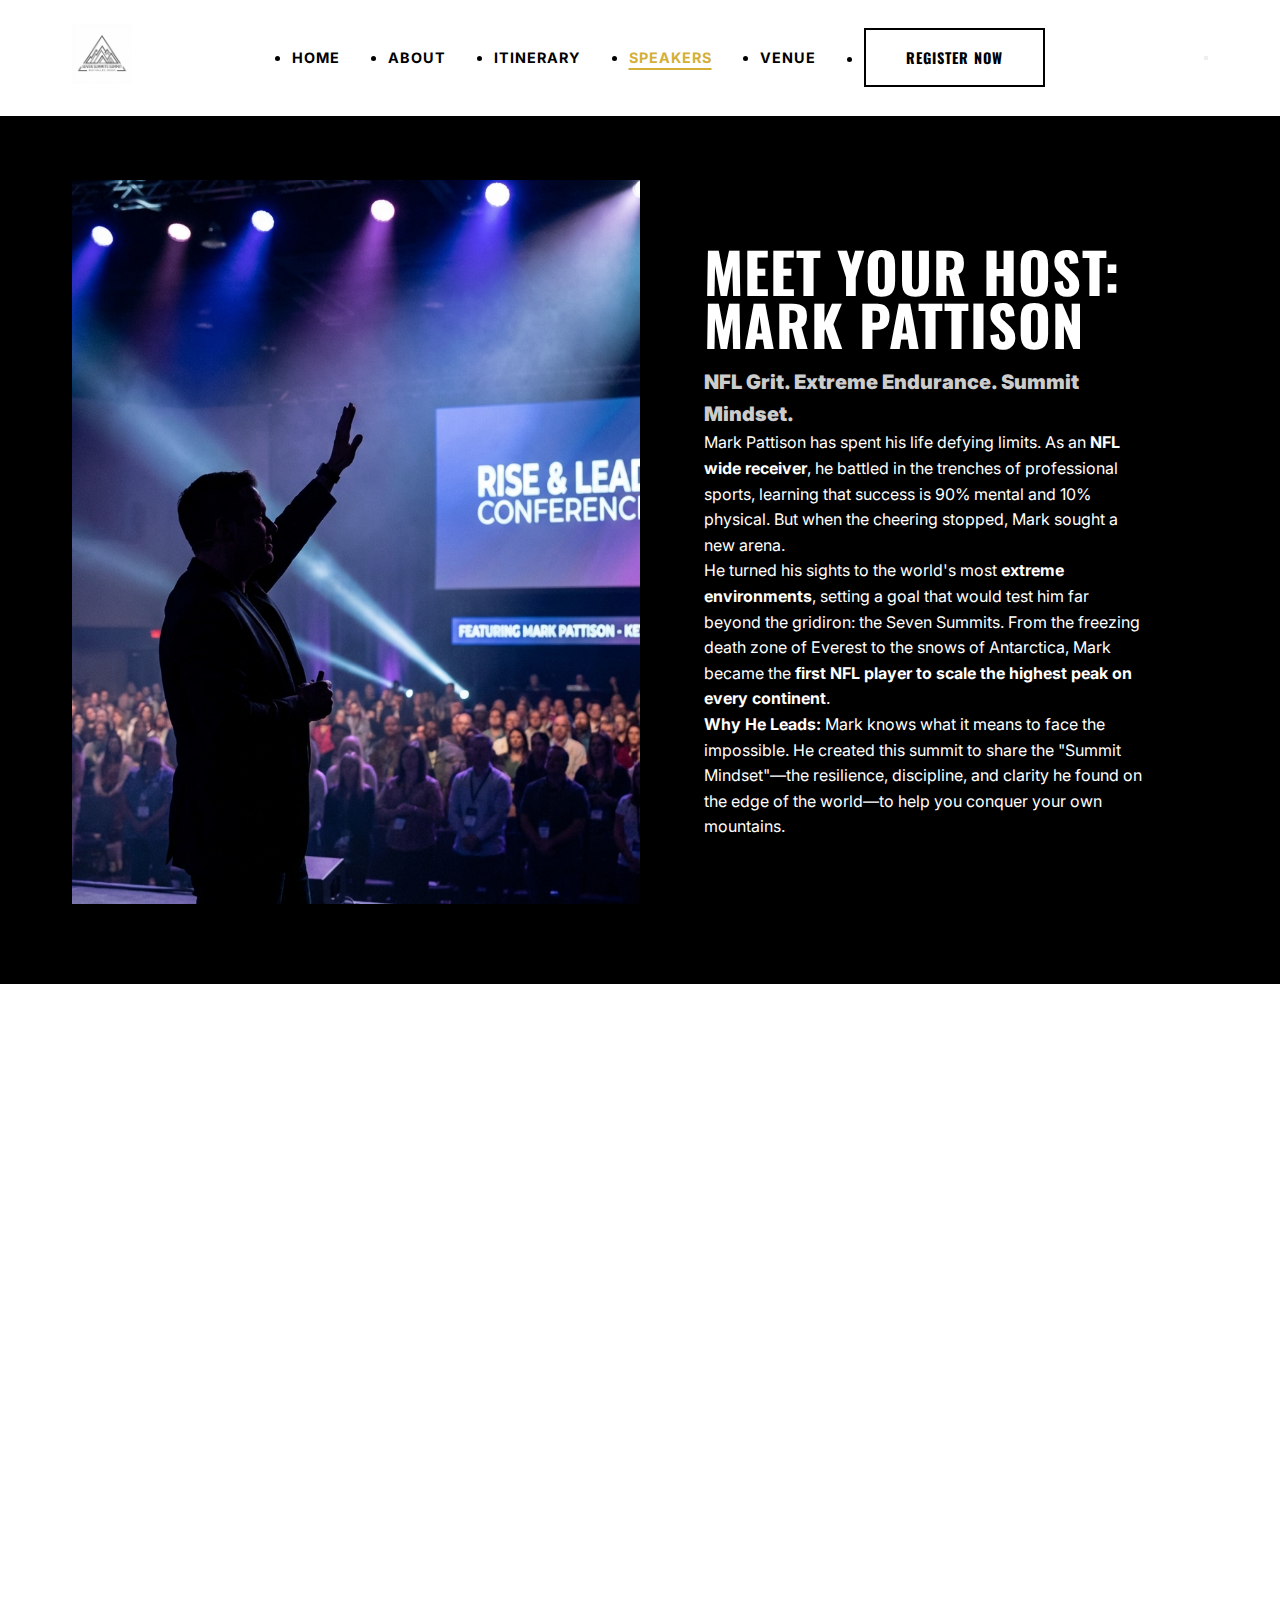
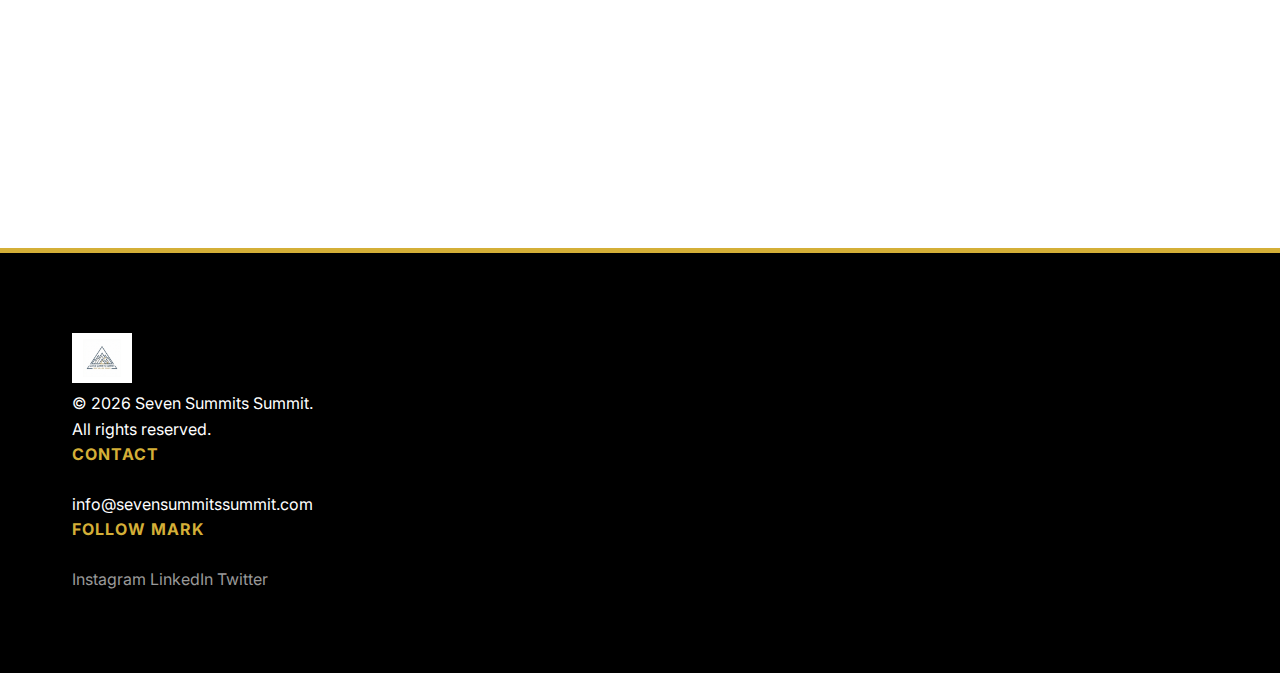
<file: speakers.html>
<!DOCTYPE html>
<html lang="en">

<head>
    <meta charset="UTF-8" />
    <meta name="viewport" content="width=device-width, initial-scale=1.0" />
    <title>Speakers | Seven Summits Summit</title>
    <meta name="description"
        content="Meet your host Mark Pattison and other world-class speakers at the Seven Summits Summit." />
    <link rel="preconnect" href="https://fonts.googleapis.com">
    <link rel="preconnect" href="https://fonts.gstatic.com" crossorigin>
    <link
        href="https://fonts.googleapis.com/css2?family=Inter:wght@400;600;700&family=Oswald:wght@500;700&family=Big+Shoulders+Stencil+Text:wght@700&display=swap"
        rel="stylesheet">
    <link rel="stylesheet" href="https://cdnjs.cloudflare.com/ajax/libs/font-awesome/6.0.0/css/all.min.css"
        integrity="sha512-9usAa10IRO0HhonpyAIVpjrylPvoDwiPUiKdWk5t3PyolY1cOd4DSE0Ga+ri4AuTroPR5aQvXU9xC6qOPnzFeg=="
        crossorigin="anonymous" referrerpolicy="no-referrer" />
    <link rel="stylesheet" href="style.css" />
    <link rel="icon" type="image/png" href="public/logo.png" />
</head>

<body>
    <header class="header">
        <div class="container header-content">
            <a href="index.html" class="logo">
                <img src="public/logo.png" alt="Seven Summits Summit Logo" />
            </a>
            <nav class="nav">
                <ul class="nav-list">
                    <li><a href="index.html">Home</a></li>
                    <li><a href="about.html">About</a></li>
                    <li><a href="itinerary.html">Itinerary</a></li>
                    <li><a href="speakers.html" class="active">Speakers</a></li>
                    <li><a href="venue.html">Venue</a></li>
                    <li><a href="register.html" class="btn btn-primary">Register Now</a></li>
                </ul>
            </nav>
            <button class="mobile-menu-btn" aria-label="Toggle Menu">
                <span></span>
                <span></span>
                <span></span>
            </button>
        </div>
    </header>

    <main style="padding-top: 100px;">
        <section id="mark" class="section mark-section dark-bg">
            <div class="container">
                <div class="grid-2 reverse-mobile">
                    <div class="mark-image scroll-reveal">
                        <img src="public/speaker.png" alt="Mark Pattison Speaking" />
                    </div>
                    <div class="mark-text scroll-reveal delay-1">
                        <h2 class="section-title">Meet Your Host: <br>Mark Pattison</h2>
                        <p class="lead"><strong>NFL Grit. Extreme Endurance. Summit Mindset.</strong></p>
                        <p>Mark Pattison has spent his life defying limits. As an <strong>NFL wide receiver</strong>, he
                            battled in
                            the trenches of professional sports, learning that success is 90% mental and 10% physical.
                            But when the
                            cheering stopped, Mark sought a new arena.</p>
                        <p>He turned his sights to the world's most <strong>extreme environments</strong>, setting a
                            goal that would
                            test him far beyond the gridiron: the Seven Summits. From the freezing death zone of Everest
                            to the snows
                            of Antarctica, Mark became the <strong>first NFL player to scale the highest peak on every
                                continent</strong>.</p>
                        <p><strong>Why He Leads:</strong> Mark knows what it means to face the impossible. He created
                            this summit to
                            share the "Summit Mindset"—the resilience, discipline, and clarity he found on the edge of
                            the world—to
                            help you conquer your own mountains.</p>
                    </div>
                </div>
            </div>
        </section>

        <section id="speakers" class="section speakers-section">
            <div class="container">
                <h2 class="section-title center-text scroll-reveal">World-Class Speakers</h2>
                <p class="section-subtitle center-text scroll-reveal">Visionaries, Survivors, and Leaders.</p>

                <div class="speakers-grid">
                    <!-- Mark -->
                    <div class="speaker-card scroll-reveal">
                        <div class="speaker-img">
                            <img src="public/speaker.png" alt="Mark Pattison" />
                        </div>
                        <h3>Mark Pattison</h3>
                        <p class="speaker-title">Host & Mountaineer</p>
                        <p class="speaker-bio">NFL Veteran & Seven Summits Climber teaching the "Summit Mindset".</p>
                    </div>
                    <!-- Mariel Hemingway -->
                    <div class="speaker-card scroll-reveal delay-1">
                        <div class="speaker-img">
                            <img src="public/speaker_mariel.png" alt="Mariel Hemingway" />
                        </div>
                        <h3>Mariel Hemingway</h3>
                        <p class="speaker-title">Wellness Advocate & Actress</p>
                        <p class="speaker-bio">Academy Award nominee sharing insights on mental health, nature, and
                            holistic
                            wellness.</p>
                    </div>
                    <!-- TBC -->
                    <div class="speaker-card scroll-reveal delay-2">
                        <div class="speaker-img placeholder-img"></div>
                        <h3>Special Guest</h3>
                        <p class="speaker-title">To Be Announced</p>
                        <p class="speaker-bio">A surprise guest who embodies the spirit of adventure and resilience.</p>
                    </div>
                </div>
            </div>
        </section>
    </main>

    <footer class="footer">
        <div class="container footer-content">
            <div class="footer-col">
                <img src="public/logo.png" alt="Logo" class="footer-logo" />
                <p>&copy; 2026 Seven Summits Summit.<br>All rights reserved.</p>
            </div>
            <div class="footer-col">
                <h4>Contact</h4>
                <p>info@sevensummitssummit.com</p>
            </div>
            <div class="footer-col">
                <h4>Follow Mark</h4>
                <div class="social-links">
                    <a href="#">Instagram</a>
                    <a href="#">LinkedIn</a>
                    <a href="#">Twitter</a>
                </div>
            </div>
        </div>
    </footer>

    <script src="main.js"></script>
</body>

</html>
</file>
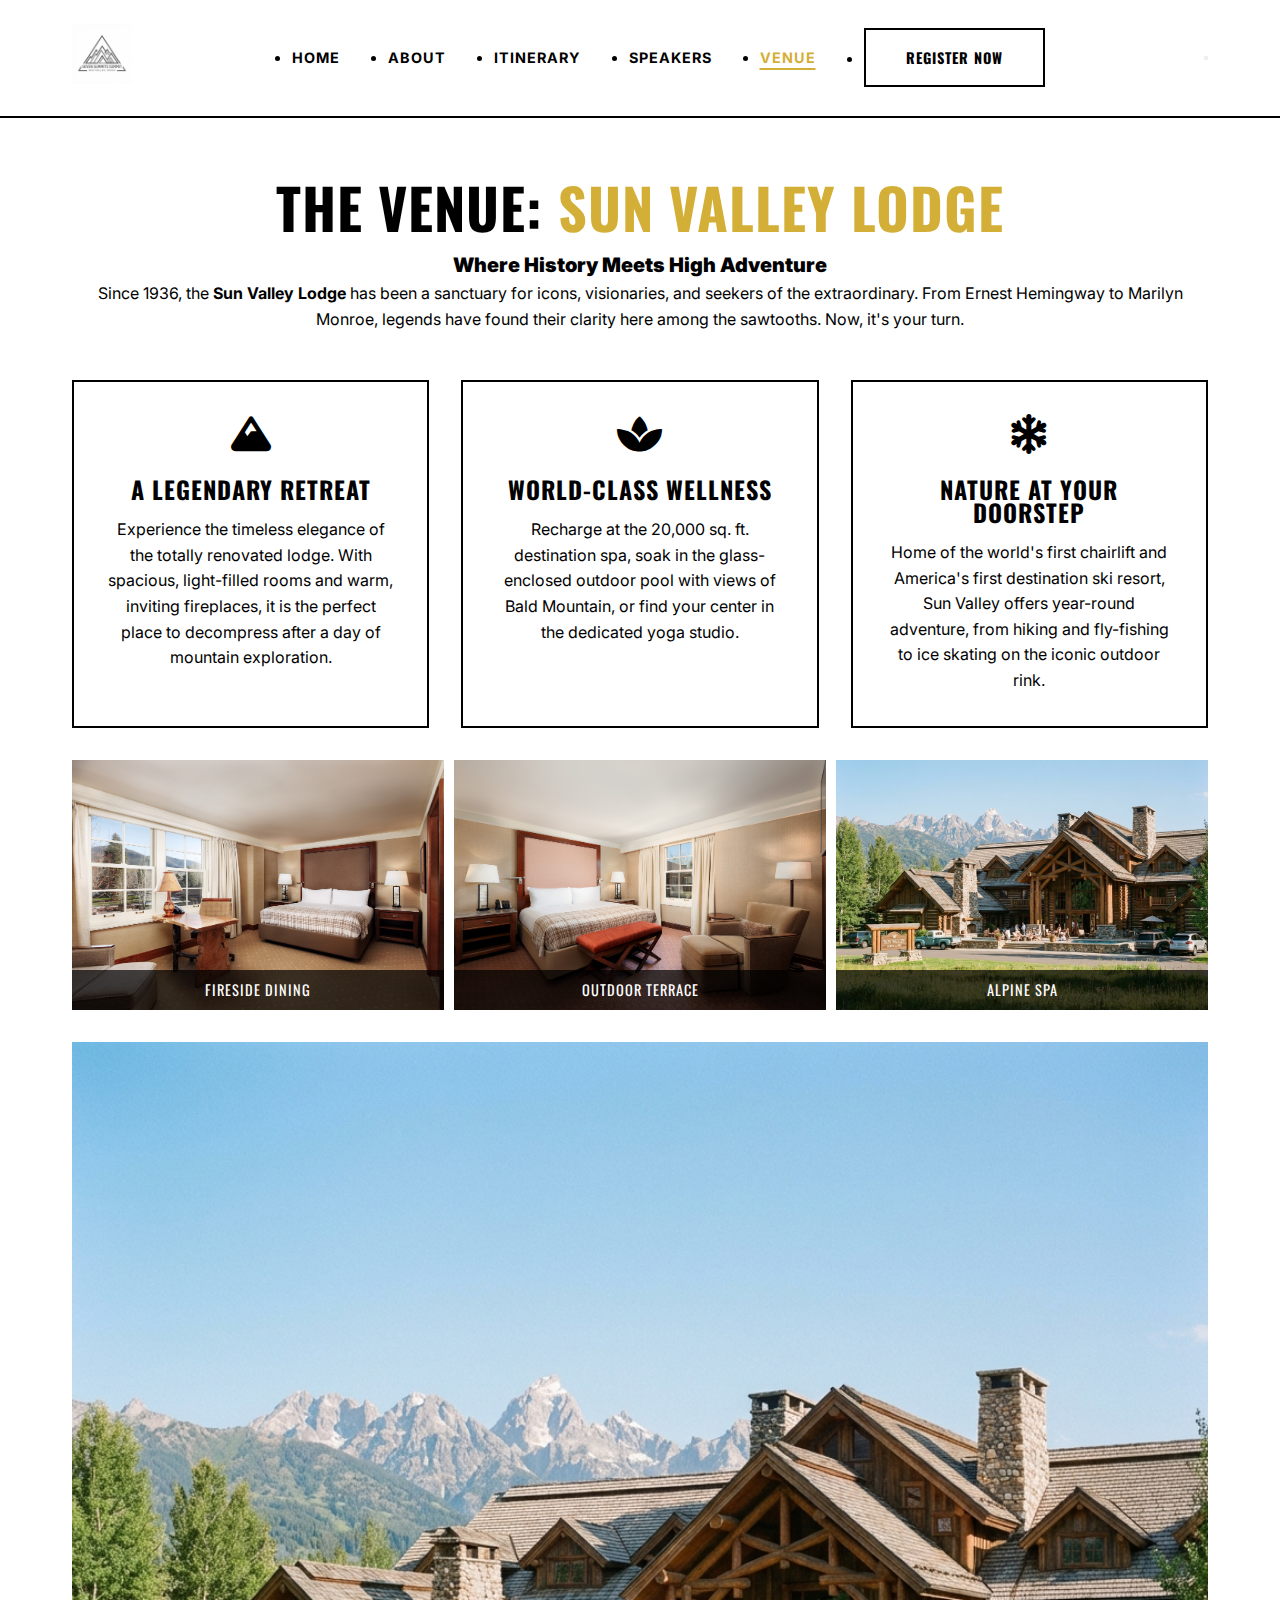
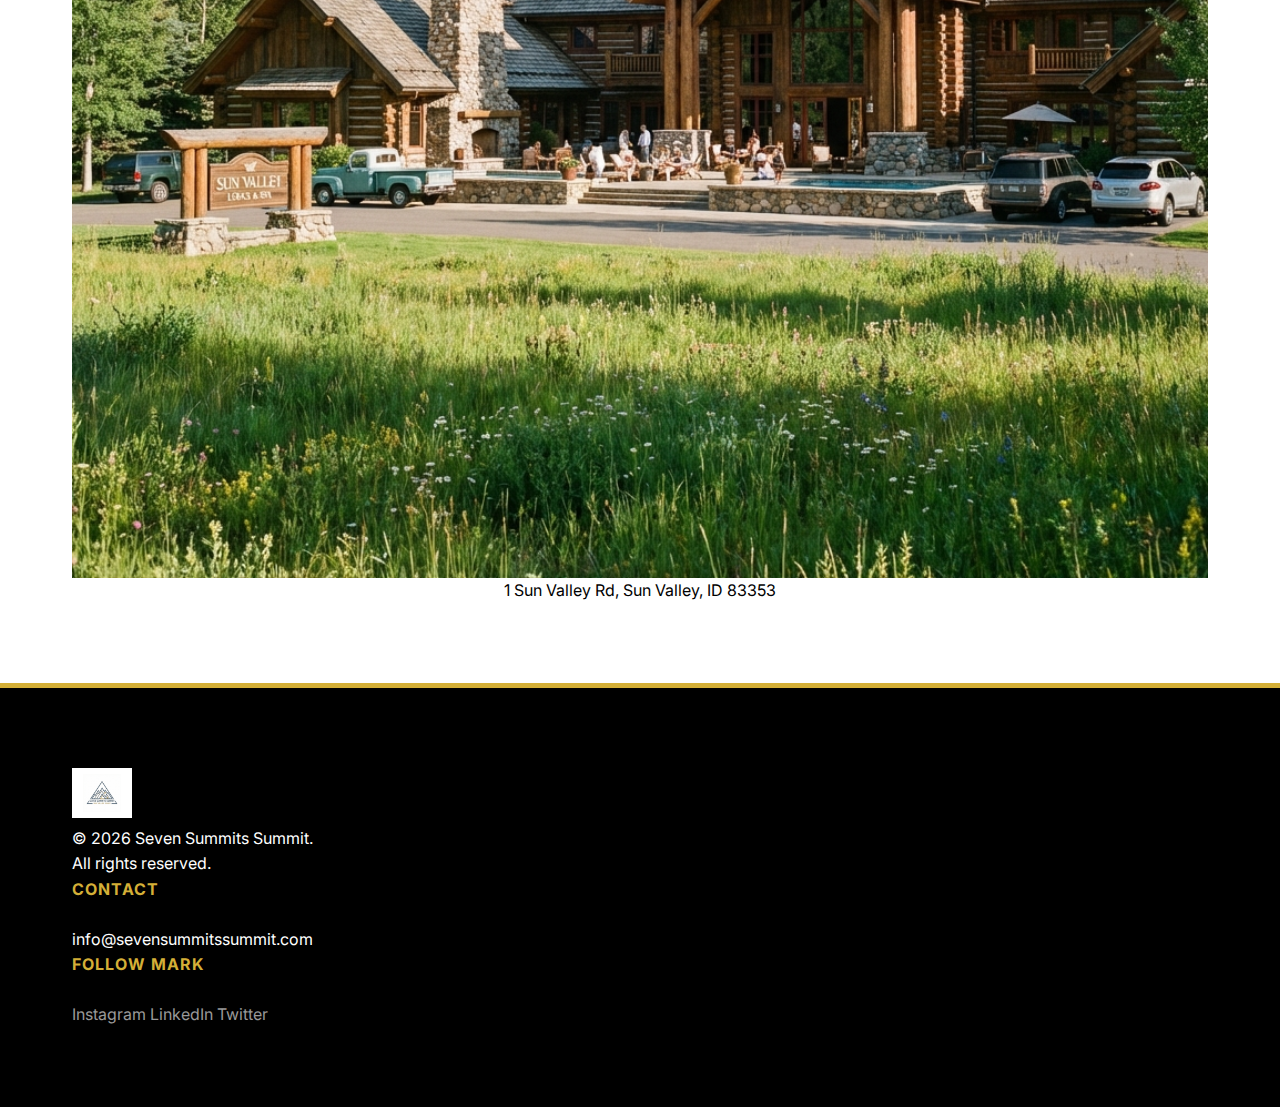
<file: venue.html>
<!DOCTYPE html>
<html lang="en">

<head>
    <meta charset="UTF-8" />
    <meta name="viewport" content="width=device-width, initial-scale=1.0" />
    <title>Venue | Seven Summits Summit</title>
    <meta name="description"
        content="Experience the legendary Sun Valley Lodge, the venue for the Seven Summits Summit." />
    <link rel="preconnect" href="https://fonts.googleapis.com">
    <link rel="preconnect" href="https://fonts.gstatic.com" crossorigin>
    <link
        href="https://fonts.googleapis.com/css2?family=Inter:wght@400;600;700&family=Oswald:wght@500;700&family=Big+Shoulders+Stencil+Text:wght@700&display=swap"
        rel="stylesheet">
    <link rel="stylesheet" href="https://cdnjs.cloudflare.com/ajax/libs/font-awesome/6.0.0/css/all.min.css"
        integrity="sha512-9usAa10IRO0HhonpyAIVpjrylPvoDwiPUiKdWk5t3PyolY1cOd4DSE0Ga+ri4AuTroPR5aQvXU9xC6qOPnzFeg=="
        crossorigin="anonymous" referrerpolicy="no-referrer" />
    <link rel="stylesheet" href="style.css" />
    <link rel="icon" type="image/png" href="public/logo.png" />
</head>

<body>
    <header class="header">
        <div class="container header-content">
            <a href="index.html" class="logo">
                <img src="public/logo.png" alt="Seven Summits Summit Logo" />
            </a>
            <nav class="nav">
                <ul class="nav-list">
                    <li><a href="index.html">Home</a></li>
                    <li><a href="about.html">About</a></li>
                    <li><a href="itinerary.html">Itinerary</a></li>
                    <li><a href="speakers.html">Speakers</a></li>
                    <li><a href="venue.html" class="active">Venue</a></li>
                    <li><a href="register.html" class="btn btn-primary">Register Now</a></li>
                </ul>
            </nav>
            <button class="mobile-menu-btn" aria-label="Toggle Menu">
                <span></span>
                <span></span>
                <span></span>
            </button>
        </div>
    </header>

    <main style="padding-top: 100px;">
        <section id="location" class="section location-section">
            <div class="container">
                <div class="location-content center-text scroll-reveal">
                    <h2 class="section-title">The Venue: <span class="accent-text">Sun Valley Lodge</span></h2>
                    <div class="venue-intro">
                        <p class="lead"><strong>Where History Meets High Adventure</strong></p>
                        <p>Since 1936, the <strong>Sun Valley Lodge</strong> has been a sanctuary for icons,
                            visionaries, and
                            seekers of the extraordinary. From Ernest Hemingway to Marilyn Monroe, legends have found
                            their clarity
                            here among the sawtooths. Now, it's your turn.</p>
                    </div>

                    <div class="venue-grid">
                        <div class="venue-feature">
                            <i class="fas fa-mountain"></i>
                            <h3>A Legendary Retreat</h3>
                            <p>Experience the timeless elegance of the totally renovated lodge. With spacious,
                                light-filled rooms and
                                warm, inviting fireplaces, it is the perfect place to decompress after a day of mountain
                                exploration.
                            </p>
                        </div>
                        <div class="venue-feature">
                            <i class="fas fa-spa"></i>
                            <h3>World-Class Wellness</h3>
                            <p>Recharge at the 20,000 sq. ft. destination spa, soak in the glass-enclosed outdoor pool
                                with views of
                                Bald Mountain, or find your center in the dedicated yoga studio.</p>
                        </div>
                        <div class="venue-feature">
                            <i class="fas fa-snowflake"></i>
                            <h3>Nature at Your Doorstep</h3>
                            <p>Home of the world's first chairlift and America's first destination ski resort, Sun
                                Valley offers
                                year-round adventure, from hiking and fly-fishing to ice skating on the iconic outdoor
                                rink.</p>
                        </div>
                    </div>

                    <!-- Gallery -->
                    <div class="venue-gallery scroll-reveal delay-1">
                        <div class="gallery-item">
                            <img src="public/lodge_interior.jpg" alt="Lodge Interior - Fireplace Dining" />
                            <div class="overlay"><span>Fireside Dining</span></div>
                        </div>
                        <div class="gallery-item">
                            <img src="public/lodge_terrace.jpg" alt="Sun Valley Terrace" />
                            <div class="overlay"><span>Outdoor Terrace</span></div>
                        </div>
                        <div class="gallery-item">
                            <img src="public/lodge.png" alt="Spa and Pool" />
                            <div class="overlay"><span>Alpine Spa</span></div>
                        </div>
                    </div>

                    <div class="venue-image">
                        <img src="public/lodge.png" alt="Sun Valley Lodge" />
                    </div>
                    <p class="address">1 Sun Valley Rd, Sun Valley, ID 83353</p>
                </div>
            </div>
        </section>
    </main>

    <footer class="footer">
        <div class="container footer-content">
            <div class="footer-col">
                <img src="public/logo.png" alt="Logo" class="footer-logo" />
                <p>&copy; 2026 Seven Summits Summit.<br>All rights reserved.</p>
            </div>
            <div class="footer-col">
                <h4>Contact</h4>
                <p>info@sevensummitssummit.com</p>
            </div>
            <div class="footer-col">
                <h4>Follow Mark</h4>
                <div class="social-links">
                    <a href="#">Instagram</a>
                    <a href="#">LinkedIn</a>
                    <a href="#">Twitter</a>
                </div>
            </div>
        </div>
    </footer>

    <script src="main.js"></script>
</body>

</html>
</file>
<file: style.css>
:root {
    /* Colors - High Contrast Monochrome */
    --primary-color: #000000;
    /* Pure Black */
    --secondary-color: #1a1a1a;
    /* Dark Grey */
    --accent-color: #d4af37;
    /* Keep Gold for "Premium" touch, or switch to White/Black mix */
    --text-dark: #000000;
    --text-light: #ffffff;
    --bg-light: #ffffff;
    --bg-off-white: #f4f4f4;
    /* Crisp Light Grey */
    --bg-dark: #000000;

    /* Typography */
    --font-heading: 'Oswald Stencil', 'Oswald', sans-serif;
    --font-body: 'Inter', sans-serif;

    /* Spacing */
    --spacing-sm: 1rem;
    --spacing-md: 2rem;
    --spacing-lg: 5rem;
    --spacing-xl: 8rem;

    /* Transitions */
    --transition-fast: 0.2s cubic-bezier(0.25, 0.46, 0.45, 0.94);
}

* {
    margin: 0;
    padding: 0;
    box-sizing: border-box;
}

html {
    scroll-behavior: smooth;
    overflow-x: hidden;
    /* Prevent horizontal scroll */
}

body {
    font-family: var(--font-body);
    line-height: 1.6;
    color: var(--text-dark);
    background-color: var(--bg-light);
    overflow-x: hidden;
    /* Double safety */
    position: relative;
    width: 100%;
}

/* Typography Overrides */
h1,
h2,
h3,
h4,
.btn,
.nav-list a {
    text-transform: uppercase;
    letter-spacing: 1px;
}

h1,
h2,
h3 {
    font-family: var(--font-heading);
    font-weight: 900;
    line-height: 0.95;
    margin-bottom: 1.5rem;
}

.section-title {
    font-size: 3.5rem;
    /* Massive headings */
    margin-bottom: 1rem;
}

.lead {
    font-size: 1.25rem;
    font-weight: 600;
}

.accent-text {
    color: var(--accent-color);
    /* Option: Text Outline style for "Fast" look? */
    /* -webkit-text-stroke: 1px var(--primary-color); color: transparent; */
}

/* Utility */
.container {
    max-width: 1200px;
    /* Wider container */
    margin: 0 auto;
    padding: 0 2rem;
}

.center-text {
    text-align: center;
}

.section {
    padding: var(--spacing-lg) 0;
}

/* Header & Nav */
.header {
    position: fixed;
    top: 0;
    left: 0;
    width: 100%;
    background: white;
    /* Solid white header */
    border-bottom: 2px solid black;
    /* Hard line */
    z-index: 1000;
    padding: 1.5rem 0;
    transition: all var(--transition-fast);
}

.header-content {
    display: flex;
    justify-content: space-between;
    align-items: center;
}

.logo img {
    height: 60px;
    /* Slightly smaller, sharper */
    width: auto;
    filter: grayscale(100%);
    /* Monochrome logo */
}

.nav-list {
    display: flex;
    align-items: center;
    gap: 3rem;
}

.nav-list a {
    text-decoration: none;
    color: black;
    font-weight: 700;
    font-size: 0.9rem;
    transition: color 0.2s ease;
}

.nav-list a:hover,
.nav-list a.active {
    color: var(--accent-color);
    text-decoration: underline;
    text-underline-offset: 5px;
    text-decoration-thickness: 2px;
}

/* Buttons - Sharp & Hollow (Stencil Style) */
.btn {
    display: inline-block;
    padding: 1rem 2.5rem;
    font-family: var(--font-heading);
    font-weight: 700;
    font-size: 1.1rem;
    text-decoration: none;
    border: 2px solid black;
    background: transparent;
    color: black !important;
    /* Force color to override nav links */
    transition: all var(--transition-fast);
    cursor: pointer;
    border-radius: 0;
}

.btn:hover {
    background: black;
    color: white !important;
}

/* Primary is now same as base (Outline) */
.btn-primary {
    border-color: black;
    /* Inherits transparent bg and black color */
}

.btn-primary:hover {
    background: black;
    color: white !important;
}

/* White Outline for Dark Backgrounds (Hero) */
.btn-white {
    border-color: white;
    color: white !important;
}

.btn-white:hover {
    background: white;
    color: black !important;
}

.btn-outline {
    background: transparent;
    color: black;
}

.btn-outline:hover {
    background: black;
    color: white;
}

.btn-large {
    padding: 1.2rem 3rem;
    font-size: 1.4rem;
}

.full-width {
    width: 100%;
    display: block;
    text-align: center;
}

/* Hero Section */
.hero {
    position: relative;
    height: 90vh;
    /* slightly shorter */
    display: flex;
    align-items: center;
    justify-content: center;
    text-align: center;
    color: white;
    padding-top: 80px;
}

.hero-bg {
    position: absolute;
    top: 0;
    left: 0;
    width: 100%;
    height: 100%;
    z-index: -2;
}

.hero-bg img {
    width: 100%;
    height: 100%;
    object-fit: cover;
    filter: brightness(0.8) contrast(1.2);
    /* High contrast */
}

.hero h1 {
    font-size: 6rem;
    /* HUGE */
    text-shadow: none;
    /* Clean */
    margin-bottom: 0.5rem;
}

.hero-subtitle {
    font-family: var(--font-body);
    font-size: 1.2rem;
    letter-spacing: 3px;
    text-transform: uppercase;
    font-weight: 600;
    margin-bottom: 3rem;
    background: black;
    color: white;
    display: inline-block;
    padding: 0.5rem 1rem;
}

.event-details {
    display: flex;
    justify-content: center;
    gap: 2rem;
    font-size: 1.1rem;
    font-weight: 700;
    text-transform: uppercase;
    margin-bottom: 3rem;
    background: white;
    color: black;
    display: inline-flex;
    padding: 1rem 2rem;
    /* border: 2px solid black; */
}

.separator {
    color: var(--accent-color);
}

/* Sections */
.bg-off-white {
    background-color: var(--bg-off-white);
}

.dark-bg {
    background-color: var(--bg-dark);
    color: white;
}

.dark-bg .section-title {
    color: white;
}

.dark-bg .lead {
    color: #ccc;
}

/* Grid Layouts */
.grid-2 {
    display: grid;
    grid-template-columns: 1fr 1fr;
    gap: 0;
    /* No gap for split screen look */
    align-items: stretch;
    /* Stretch to fill */
}

/* Image Cards - Sharp */
.image-card,
.mark-image {
    border-radius: 0;
    overflow: hidden;
    box-shadow: none;
    height: 100%;
    transform: none !important;
    /* Remove any rotation */
}

.image-card img,
.mark-image img {
    width: 100%;
    height: 100%;
    object-fit: cover;
    display: block;
}

/* Text Containers in Grids */
.about-text,
.mark-text {
    padding: 4rem;
    display: flex;
    flex-direction: column;
    justify-content: center;
}

/* Feature/Venue Grid */
.venue-grid,
.speakers-grid,
.itinerary-grid,
.pricing-grid {
    display: grid;
    grid-template-columns: repeat(auto-fit, minmax(320px, 1fr));
    gap: 2rem;
    margin-top: 3rem;
}

/* Feature Cards - Minimalist */
.venue-feature {
    background: transparent;
    padding: 2rem;
    border: 2px solid black;
    /* Outline style */
    border-radius: 0;
    transition: all 0.2s;
}

.venue-feature:hover {
    background: black;
    color: white;
    transform: translate(-5px, -5px);
    box-shadow: 5px 5px 0px var(--accent-color);
    /* Hard shadow */
}

.venue-feature:hover h3,
.venue-feature:hover p {
    color: white;
}

.venue-feature i {
    font-size: 2.5rem;
    color: black;
    margin-bottom: 1.5rem;
}

.venue-feature:hover i {
    color: var(--accent-color);
}

.venue-feature h3 {
    font-size: 1.5rem;
    margin-bottom: 1rem;
    color: black;
}

/* Venue Image - Responsive Fix */
.venue-image {
    width: 100%;
    overflow: hidden;
    margin-top: 2rem;
}

.venue-image img {
    width: 100%;
    height: auto;
    display: block;
    max-width: 100%;
    /* Ensure it never overflows */
}

/* Gallery - Sharp Grid */
/* Gallery - Sharp Grid */
/* =============================
   Updated Gallery Styles
   ============================= */

/* 2-Column Grid (Homepage) */
.venue-gallery-grid {
    display: grid;
    grid-template-columns: repeat(2, 1fr);
    gap: 10px;
    margin: 2rem 0;
}

/* 3-Column Grid (Venue Page) */
.venue-gallery {
    display: grid;
    grid-template-columns: repeat(3, 1fr);
    gap: 10px;
    margin: 2rem 0;
}

/* Common Item Styles */
.venue-gallery-grid .gallery-item,
.venue-gallery .gallery-item {
    height: 250px;
    /* Fixed height */
    overflow: hidden;
    /* Crop images */
    position: relative;
    border-radius: 0;
}

/* Image Scaling */
.venue-gallery-grid img,
.venue-gallery img {
    width: 100%;
    height: 100%;
    object-fit: cover;
    /* Fill the box */
    transition: transform 0.5s ease;
    display: block;
}

.venue-gallery-grid .gallery-item:hover img,
.venue-gallery .gallery-item:hover img {
    transform: scale(1.1);
}

/* Overlay (Venue Page) */
.venue-gallery .gallery-item .overlay {
    position: absolute;
    bottom: 0;
    left: 0;
    width: 100%;
    background: rgba(0, 0, 0, 0.7);
    color: white;
    padding: 0.5rem;
    text-align: center;
    font-family: var(--font-heading);
    text-transform: uppercase;
    letter-spacing: 1px;
    font-size: 0.9rem;
    transform: translateY(100%);
    /* Slide in effect? or Static? Let's keep static for visibility or slide up */
    transition: transform 0.3s ease;
    display: flex;
    /* Ensure centering */
    justify-content: center;
    align-items: center;
    height: 40px;
}

/* Show overlay always or on hover? User code had it static. Let's make it visible. */
.venue-gallery .gallery-item .overlay {
    transform: translateY(0);
}


/* Responsive */
@media (max-width: 768px) {

    .venue-gallery,
    .venue-gallery-grid {
        grid-template-columns: 1fr;
        /* Stack on mobile */
    }
}

/* Speaker Cards - Sharp */
.speaker-card {
    background: white;
    border: 1px solid #ddd;
    border-radius: 0;
    padding: 0;
    text-align: left;
}

.speaker-img {
    width: 100%;
    height: 350px;
    /* Taller portrait aspect */
    border-radius: 0;
    border: none;
    margin: 0;
}

.speaker-card h3 {
    padding: 1.5rem 1.5rem 0.5rem;
    margin: 0;
    font-size: 1.8rem;
}

.speaker-title {
    padding: 0 1.5rem;
    color: var(--accent-color);
    font-weight: 700;
}

.speaker-bio {
    padding: 1rem 1.5rem 2rem;
}

.placeholder-img {
    background-color: #f3f4f6;
    background-image: linear-gradient(45deg, #e5e7eb 25%, transparent 25%, transparent 75%, #e5e7eb 75%, #e5e7eb),
        linear-gradient(45deg, #e5e7eb 25%, transparent 25%, transparent 75%, #e5e7eb 75%, #e5e7eb);
    background-size: 20px 20px;
    background-position: 0 0, 10px 10px;
    display: flex;
    align-items: center;
    justify-content: center;
}

.placeholder-img::after {
    content: '?';
    font-family: var(--font-heading);
    font-size: 5rem;
    color: #d1d5db;
}

/* Itinerary - Timeline Style or Block? Let's do Block */
.day-card {
    background: white;
    border: 2px solid black;
    border-radius: 0;
    padding: 3rem;
    /* More padding inside content */
    border-left: 10px solid black;
    /* Thick marker */
    box-shadow: none;
    margin-bottom: 2rem;
    /* Ensure space if they stack */
    height: 100%;
    /* Uniform height in grid */
}

.day-card:hover {
    transform: translateY(-5px);
    box-shadow: 10px 10px 0 #ccc;
    /* Stronger shadow on hover */
}

.day-label {
    background: black;
    color: white;
    padding: 0.8rem 1.5rem;
    /* Larger label */
    border-radius: 0;
    font-weight: 700;
    margin-bottom: 2.5rem;
    /* More space below label */
    display: inline-block;
}

.schedule-item {
    margin-bottom: 2rem;
    /* More space between time slots */
    border-bottom: 1px dashed #ccc;
    padding-bottom: 1.5rem;
}

/* Pricing - Technical Look */
.pricing-card {
    border: 2px solid black;
    border-radius: 0;
    box-shadow: none;
    position: relative;
    /* Ensure context */
    overflow: hidden;
    /* CLIP the ribbon so it doesn't cause scroll */
}

.card-header {
    background: black;
    color: white;
    border-bottom: none;
    text-align: center;
}

.pricing-card.featured {
    border: 4px solid black;
    transform: scale(1.02);
}

.ribbon {
    background: var(--accent-color);
    color: black;
    font-weight: 900;
    text-transform: uppercase;
}

/* Footer */
.footer {
    background: black;
    color: white;
    padding: 5rem 0;
    border-top: 5px solid var(--accent-color);
}

.footer-logo {
    /* filter: brightness(0) invert(1); Removed to restore original colors */
    height: 50px;
    background: white;
    /* White box to make the logo pop against black footer */
    padding: 5px 10px;
    border: 1px solid white;
}

.footer h4 {
    color: var(--accent-color);
    margin-bottom: 1.5rem;
}

.footer a {
    color: #999;
    text-decoration: none;
}

.footer a:hover {
    color: white;
}

/* Travel Info Box */
.travel-info {
    background: white;
    border: 2px solid black;
    border-radius: 0;
    color: black;
    text-align: left;
}

.travel-info h3 {
    border-bottom: 2px solid black;
    padding-bottom: 1rem;
    display: block;
}

/* Animations - keep them sharp */
.scroll-reveal {
    opacity: 0;
    transform: translateY(20px);
    transition: all 0.6s cubic-bezier(0.16, 1, 0.3, 1);
}

.scroll-reveal.active {
    opacity: 1;
    transform: translateY(0);
}

/* Responsive */
@media (max-width: 768px) {
    :root {
        --spacing-lg: 3rem;
        /* Reduce section padding */
        --spacing-xl: 4rem;
    }

    .section-title {
        font-size: 2.5rem;
        /* Manageable title size */
    }

    .hero h1 {
        font-size: 3.5rem;
        line-height: 1;
    }

    .hero-subtitle {
        font-size: 1rem;
        margin-bottom: 2rem;
    }

    .event-details {
        flex-direction: column;
        gap: 0.5rem;
        padding: 1rem;
    }

    .separator {
        display: none;
    }

    /* Mobile Menu - Critical Fixes */
    .mobile-menu-btn {
        display: block;
        /* Ensure visible */
    }

    .nav-list {
        display: none;
        /* Hidden by default */
        position: absolute;
        top: 100%;
        left: 0;
        width: 100%;
        background: black;
        flex-direction: column;
        padding: 2rem;
        border-bottom: 5px solid var(--accent-color);
        box-shadow: 0 10px 20px rgba(0, 0, 0, 0.5);
    }

    .nav-list.active {
        display: flex;
        /* Show when toggled */
    }

    .nav-list a {
        color: white;
        border-bottom: 1px solid #333;
        width: 100%;
        padding: 1.5rem 0;
        text-align: center;
        font-size: 1.2rem;
    }

    .nav-list a:last-child {
        border-bottom: none;
    }

    .nav-list a:hover {
        color: var(--accent-color);
    }

    /* Grids & Layouts */
    .grid-2 {
        grid-template-columns: 1fr;
    }

    /* Reorder text/image on mobile if needed (optional) */
    .grid-2>div:nth-child(2) {
        order: -1;
        /* Image first? Or keep text first? Keeping default is usually fine */
    }

    .venue-gallery {
        grid-template-columns: 1fr;
    }

    .about-text,
    .mark-text {
        padding: 2rem 1rem;
        /* Tighter padding */
    }

    /* Fix Image Stretching on Mobile */
    .image-card,
    .mark-image {
        height: auto;
        /* Allow natural height */
        min-height: 250px;
        /* Minimum visual weight */
        max-height: 400px;
        /* Cap height to prevent "too tall" look */
    }

    .image-card img,
    .mark-image img {
        height: 100%;
        object-fit: cover;
    }

    .pricing-card.featured {
        transform: none;
        /* Remove scale effect on mobile */
    }

    /* Responsive Edits for new elements */
    .countdown-content {
        flex-direction: column;
        gap: 1.5rem;
    }

    .countdown-timer {
        gap: 1.5rem;
    }

    /* Sticky Mobile CTA */
    .sticky-cta {
        position: fixed;
        bottom: 0;
        left: 0;
        width: 100%;
        background: white;
        padding: 1rem;
        border-top: 2px solid black;
        z-index: 9999;
        display: block;
        /* Visible on mobile */
        box-shadow: 0 -5px 20px rgba(0, 0, 0, 0.1);
    }

    /* Ensure footer doesn't get hidden behind it */
    .footer {
        padding-bottom: 7rem;
    }

    .section {
        padding: 3rem 0;
    }
}

/* Hide Sticky CTA on desktop */
@media (min-width: 769px) {
    .sticky-cta {
        display: none;
    }
}
</file>
